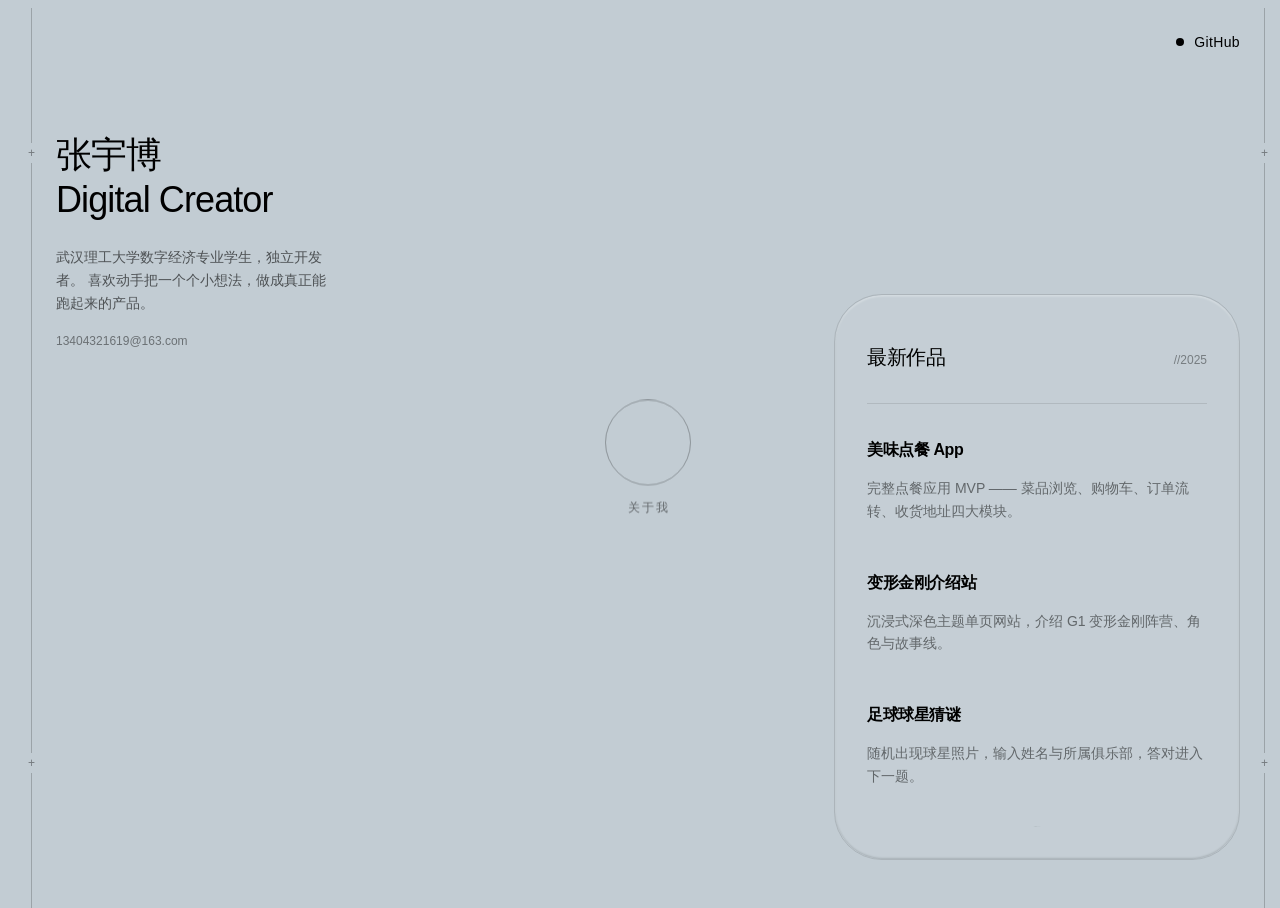
<file: index.html>
<!DOCTYPE html>
<html lang="zh-CN">
<head>
    <meta charset="UTF-8">
    <meta name="viewport" content="width=device-width, initial-scale=1.0">
    <title>张宇博 — Signals from a Digital Creator</title>
    <meta name="description" content="张宇博 — 武汉理工大学数字经济专业学生，独立开发者，个人作品集。">
    <link rel="preconnect" href="https://fonts.googleapis.com" />
    <link rel="preconnect" href="https://fonts.gstatic.com" crossorigin />
    <link rel="stylesheet" href="https://db.onlinewebfonts.com/c/0e6de1ec911a2e267ff136bbdd384a44?family=Helvetica+Neue+Light" />
    <link rel="stylesheet" href="./styles.css" />
</head>
<body>

    <!-- ======== 背景视频 (规格 §2: 不得加 crossorigin) ======== -->
    <video id="bg-video" class="bg-video" aria-hidden="true"
           autoplay muted loop playsinline preload="auto"
           src="https://motionsites.org/assets/prompt-media/a47102c095df0c25357f.mp4"></video>

    <!-- ======== 液态玻璃折射滤镜 (规格 §3) ======== -->
    <svg class="glass-defs" width="0" height="0" aria-hidden="true" focusable="false">
        <defs>
            <filter id="liquid-glass-refraction"
                    x="-30%" y="-30%" width="160%" height="160%"
                    color-interpolation-filters="sRGB">

                <feTurbulence type="fractalNoise" baseFrequency="0.012 0.015" numOctaves="3" result="noise" />

                <feColorMatrix in="SourceAlpha" type="matrix" result="boosted_alpha"
                    values="0 0 0 0 0
                            0 0 0 0 0
                            0 0 0 0 0
                            0 0 0 100 0" />

                <feGaussianBlur in="boosted_alpha" stdDeviation="45" result="blurred_alpha" />

                <feComponentTransfer in="blurred_alpha" result="edge_mask">
                    <feFuncA type="linear" slope="-1.3" intercept="1" />
                </feComponentTransfer>

                <feComposite in="noise" in2="edge_mask" operator="arithmetic"
                             k1="1" k2="0" k3="0" k4="0" result="masked_noise" />

                <!-- 色散: 每个通道一次位移 -->
                <feDisplacementMap in="SourceGraphic" in2="masked_noise" scale="65"
                                   xChannelSelector="R" yChannelSelector="G" result="red_displaced" />
                <feColorMatrix in="red_displaced" type="matrix" result="red"
                    values="1 0 0 0 0
                            0 0 0 0 0
                            0 0 0 0 0
                            0 0 0 1 0" />

                <feDisplacementMap in="SourceGraphic" in2="masked_noise" scale="56"
                                   xChannelSelector="R" yChannelSelector="G" result="green_displaced" />
                <feColorMatrix in="green_displaced" type="matrix" result="green"
                    values="0 0 0 0 0
                            0 1 0 0 0
                            0 0 0 0 0
                            0 0 0 1 0" />

                <feDisplacementMap in="SourceGraphic" in2="masked_noise" scale="47"
                                   xChannelSelector="R" yChannelSelector="G" result="blue_displaced" />
                <feColorMatrix in="blue_displaced" type="matrix" result="blue"
                    values="0 0 0 0 0
                            0 0 0 0 0
                            0 0 1 0 0
                            0 0 0 1 0" />

                <feBlend in="red" in2="green" mode="screen" result="rg" />
                <feBlend in="rg" in2="blue" mode="screen" result="chromatic_dispersion" />
            </filter>
        </defs>
    </svg>

    <!-- ======== 主舞台 ======== -->
    <main class="hero">

        <!-- 背景点击区:点击画面中间进入自我介绍 -->
        <a class="about-hit" href="intro.html" aria-label="查看张宇博的自我介绍">
            <span class="about-hint">
                <span class="about-hint__ring" aria-hidden="true"></span>
                <span class="about-hint__label">关于我</span>
            </span>
        </a>

        <!-- 两侧竖向标尺 (≥768px) -->
        <div class="rule rule--left" aria-hidden="true">
            <span class="rule__seg rule__seg--end"></span>
            <span class="rule__plus">+</span>
            <span class="rule__seg rule__seg--mid"></span>
            <span class="rule__plus">+</span>
            <span class="rule__seg rule__seg--end"></span>
        </div>
        <div class="rule rule--right" aria-hidden="true">
            <span class="rule__seg rule__seg--end"></span>
            <span class="rule__plus">+</span>
            <span class="rule__seg rule__seg--mid"></span>
            <span class="rule__plus">+</span>
            <span class="rule__seg rule__seg--end"></span>
        </div>

        <!-- 顶部导航 -->
        <nav class="nav">
            <a class="nav__item" href="https://github.com/hlhdds" target="_blank" rel="noopener">
                <span class="nav__dot" aria-hidden="true"></span>
                <span class="nav__label">GitHub</span>
            </a>
        </nav>

        <!-- 底部左右两栏 -->
        <div class="hero-bottom">

            <!-- 左栏文案 -->
            <div class="lede">
                <h1 class="lede__title">张宇博<br />Digital Creator</h1>
                <p class="lede__body">
                    武汉理工大学数字经济专业学生，独立开发者。
                    喜欢动手把一个个小想法，做成真正能跑起来的产品。
                </p>
                <p class="lede__contact">
                    <a href="mailto:13404321619@163.com">13404321619@163.com</a>
                </p>
            </div>

            <!-- 右栏液态玻璃卡片 -->
            <aside class="card group" id="works" data-glass-card>
                <div id="dup-video-container"><canvas id="dup-image"></canvas></div>
                <div class="card__frost" aria-hidden="true"></div>

                <div class="card__head">
                    <h2 class="card__title">最新作品</h2>
                    <span class="card__index">//2025</span>
                </div>

                <div class="card__body">
                    <a class="finding" href="food/index.html">
                        <h3 class="finding__title">美味点餐 App</h3>
                        <p class="finding__text">完整点餐应用 MVP —— 菜品浏览、购物车、订单流转、收货地址四大模块。</p>
                    </a>
                    <a class="finding" href="transformers/index.html">
                        <h3 class="finding__title">变形金刚介绍站</h3>
                        <p class="finding__text">沉浸式深色主题单页网站，介绍 G1 变形金刚阵营、角色与故事线。</p>
                    </a>
                    <a class="finding" href="quiz/index.html">
                        <h3 class="finding__title">足球球星猜谜</h3>
                        <p class="finding__text">随机出现球星照片，输入姓名与所属俱乐部，答对进入下一题。</p>
                    </a>
                </div>

                <svg class="card__wave" viewBox="0 0 220 50" fill="none" aria-hidden="true">
                    <path d="M0 30 C10 30 12 45 18 45 C24 45 26 10 34 10 C42 10 44 40 52 40 C60 40 62 5 70 5 C78 5 80 42 88 42 C96 42 98 15 106 15 C114 15 116 38 124 38 C132 38 134 20 142 20 C150 20 152 35 160 35 C168 35 170 22 178 22 C186 22 188 32 196 32 C204 32 210 28 220 28"
                          stroke="black" stroke-width="1.8" stroke-linecap="round" fill="none" />
                </svg>
            </aside>
        </div>
    </main>

    <script type="module" src="./glass-card.js"></script>
</body>
</html>
</file>
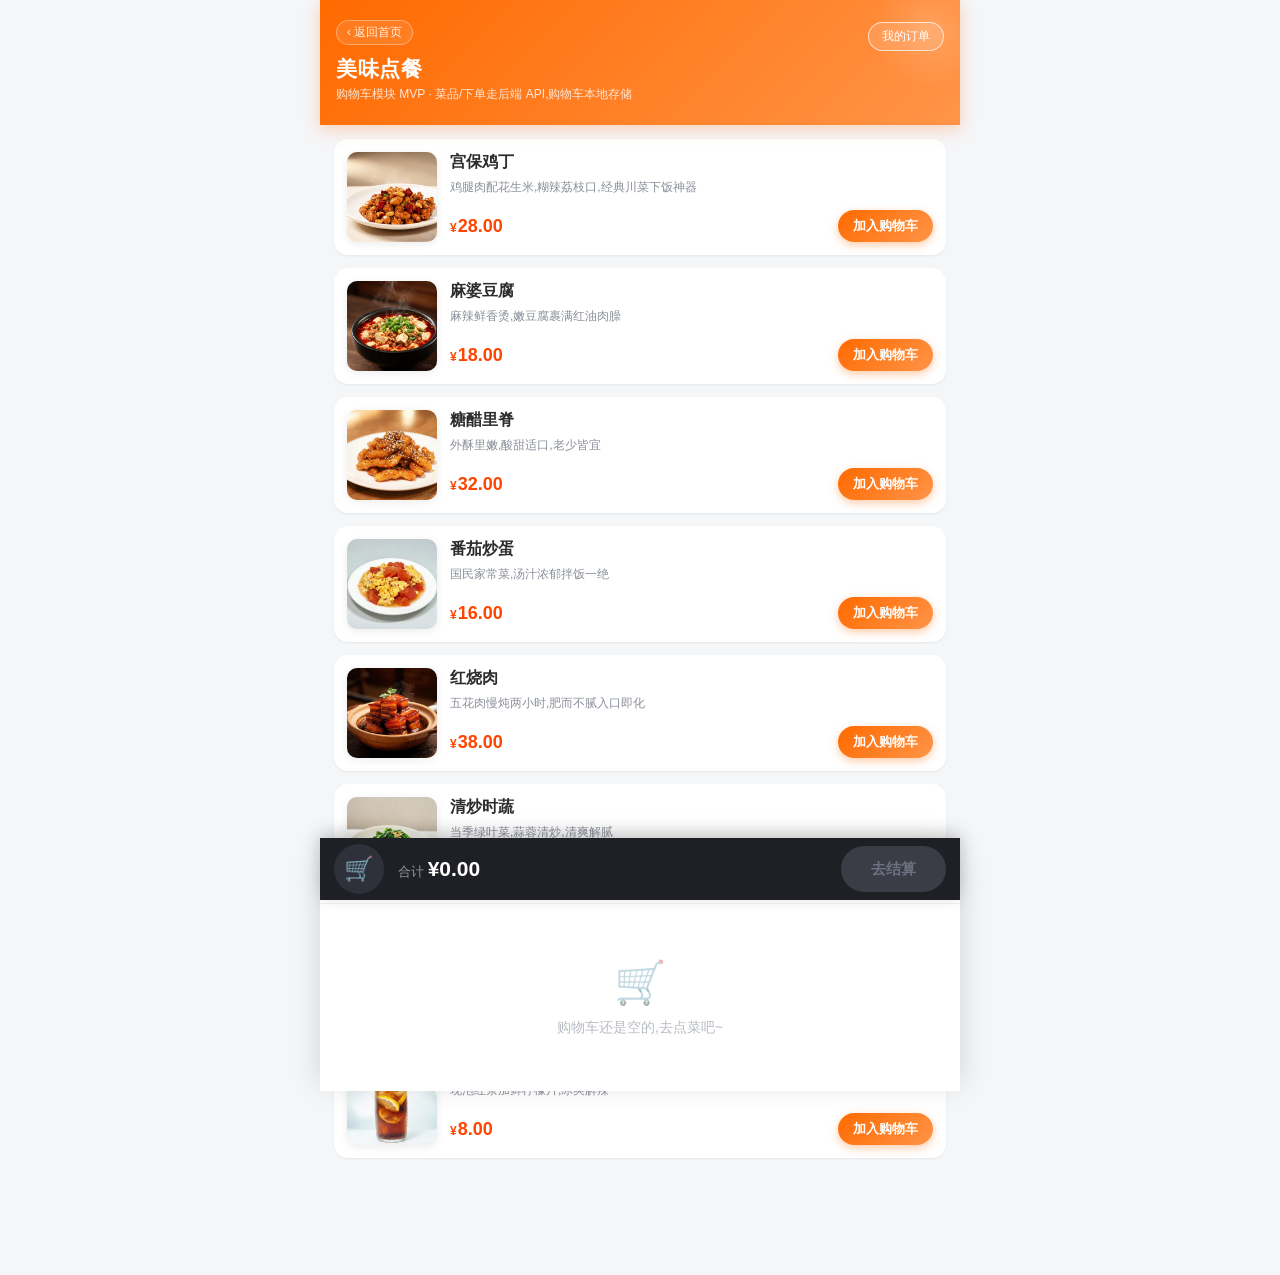
<file: food/index.html>
<!DOCTYPE html>
<html lang="zh-CN">
<head>
<meta charset="UTF-8">
<meta name="viewport" content="width=device-width, initial-scale=1.0">
<title>美味点餐</title>
<style>
    :root {
        --primary: #ff6a00;
        --primary-light: #ff9448;
        --primary-dark: #e85d00;
        --accent: #ff4500;
        --bg: #f5f6f8;
        --card: #ffffff;
        --text: #2c2c2c;
        --text-sub: #8a8f99;
        --text-light: #b8bcc4;
        --border: #f0f1f3;
        --shadow-sm: 0 1px 3px rgba(0,0,0,.04), 0 1px 2px rgba(0,0,0,.03);
        --shadow-md: 0 4px 16px rgba(0,0,0,.06), 0 2px 6px rgba(0,0,0,.04);
        --radius-sm: 10px;
        --radius-md: 14px;
        --radius-lg: 18px;
    }
    * { margin: 0; padding: 0; box-sizing: border-box; -webkit-tap-highlight-color: transparent; }
    body {
        font-family: -apple-system, "PingFang SC", "Microsoft YaHei", sans-serif;
        background: var(--bg);
        color: var(--text);
        max-width: 640px;
        margin: 0 auto;
        min-height: 100vh;
        padding-bottom: 90px;
    }

    /* ===== 顶部 ===== */
    .header {
        background: linear-gradient(135deg, var(--primary) 0%, var(--primary-light) 100%);
        color: #fff;
        padding: 20px 16px 22px;
        position: sticky;
        top: 0;
        z-index: 10;
        box-shadow: 0 4px 16px rgba(255, 106, 0, .28);
        position: relative;
        overflow: hidden;
    }
    .header::after {
        content: '';
        position: absolute;
        right: -30px; top: -30px;
        width: 120px; height: 120px;
        background: radial-gradient(circle, rgba(255,255,255,.18) 0%, transparent 70%);
        border-radius: 50%;
    }
    .header h1 { font-size: 21px; font-weight: 700; letter-spacing: .5px; }
    .header p { font-size: 12px; opacity: .82; margin-top: 3px; }
    .header .home-link {
        display: inline-flex;
        align-items: center;
        margin-bottom: 10px;
        padding: 3px 10px;
        color: rgba(255, 255, 255, .85);
        font-size: 12px;
        text-decoration: none;
        border: 1px solid rgba(255, 255, 255, .35);
        border-radius: 999px;
        background: rgba(255, 255, 255, .1);
        transition: background .2s;
    }
    .header .home-link:active { background: rgba(255, 255, 255, .25); }
    .header .order-link {
        position: absolute;
        right: 16px; top: 22px;
        color: #fff;
        font-size: 12px;
        text-decoration: none;
        border: 1px solid rgba(255,255,255,.7);
        padding: 5px 13px;
        border-radius: 999px;
        background: rgba(255,255,255,.12);
        backdrop-filter: blur(4px);
        transition: background .2s;
    }
    .header .order-link:active { background: rgba(255,255,255,.25); }

    /* ===== 菜品列表 ===== */
    .menu { padding: 14px; }
    .dish {
        display: flex;
        gap: 13px;
        background: var(--card);
        border-radius: var(--radius-md);
        padding: 13px;
        margin-bottom: 13px;
        box-shadow: var(--shadow-sm);
        transition: box-shadow .2s, transform .15s;
        animation: fadeUp .4s ease both;
    }
    .dish:active { transform: scale(.985); box-shadow: var(--shadow-md); }
    @keyframes fadeUp {
        from { opacity: 0; transform: translateY(12px); }
        to { opacity: 1; transform: translateY(0); }
    }
    .dish:nth-child(1) { animation-delay: .03s; }
    .dish:nth-child(2) { animation-delay: .06s; }
    .dish:nth-child(3) { animation-delay: .09s; }
    .dish:nth-child(4) { animation-delay: .12s; }
    .dish:nth-child(5) { animation-delay: .15s; }
    .dish:nth-child(6) { animation-delay: .18s; }
    .dish:nth-child(7) { animation-delay: .21s; }
    .dish:nth-child(8) { animation-delay: .24s; }
    .dish img {
        width: 90px;
        height: 90px;
        border-radius: var(--radius-sm);
        object-fit: cover;
        background: #f0f1f3;
        flex-shrink: 0;
        box-shadow: 0 2px 8px rgba(0,0,0,.08);
    }
    .dish-info { flex: 1; display: flex; flex-direction: column; min-width: 0; }
    .dish-name { font-size: 16px; font-weight: 700; }
    .dish-desc {
        font-size: 12px;
        color: var(--text-sub);
        margin: 5px 0;
        line-height: 1.5;
        overflow: hidden;
        display: -webkit-box;
        -webkit-line-clamp: 2;
        -webkit-box-orient: vertical;
    }
    .dish-bottom { margin-top: auto; display: flex; align-items: center; justify-content: space-between; }
    .price { color: var(--accent); font-weight: 800; font-size: 18px; }
    .price::before { content: "¥"; font-size: 12px; margin-right: 1px; font-weight: 600; }
    .add-btn {
        border: none;
        background: linear-gradient(135deg, var(--primary), var(--primary-light));
        color: #fff;
        font-size: 13px;
        font-weight: 600;
        padding: 7px 15px;
        border-radius: 999px;
        cursor: pointer;
        transition: transform .1s, box-shadow .2s;
        box-shadow: 0 3px 8px rgba(255, 106, 0, .35);
    }
    .add-btn:active { transform: scale(.9); }

    /* ===== 底部结算栏 ===== */
    .cart-bar {
        position: fixed;
        left: 0; right: 0; bottom: 0;
        max-width: 640px;
        margin: 0 auto;
        height: 62px;
        background: #1e2026;
        display: flex;
        align-items: center;
        padding: 0 14px;
        z-index: 45;
        box-shadow: 0 -4px 16px rgba(0, 0, 0, .18);
    }
    .cart-icon {
        position: relative;
        width: 50px;
        height: 50px;
        border-radius: 50%;
        background: #2e3139;
        display: flex;
        align-items: center;
        justify-content: center;
        font-size: 24px;
        cursor: pointer;
        flex-shrink: 0;
        transition: transform .1s;
    }
    .cart-icon:active { transform: scale(.92); }
    .badge {
        position: absolute;
        top: -3px;
        right: -3px;
        min-width: 20px;
        height: 20px;
        padding: 0 5px;
        border-radius: 999px;
        background: var(--accent);
        color: #fff;
        font-size: 11px;
        font-weight: 700;
        display: flex;
        align-items: center;
        justify-content: center;
        border: 2px solid #1e2026;
    }
    .badge.pop { animation: pop .3s; }
    @keyframes pop { 0%{transform:scale(1)} 40%{transform:scale(1.4)} 100%{transform:scale(1)} }
    .bar-total { flex: 1; margin-left: 14px; color: #9094a0; font-size: 13px; }
    .bar-total b { color: #fff; font-size: 21px; font-weight: 800; }
    .checkout-btn {
        border: none;
        background: linear-gradient(135deg, var(--primary), var(--primary-light));
        color: #fff;
        font-size: 15px;
        font-weight: 700;
        padding: 0 30px;
        height: 46px;
        border-radius: 999px;
        cursor: pointer;
        box-shadow: 0 3px 10px rgba(255, 106, 0, .4);
        transition: transform .1s;
    }
    .checkout-btn:active { transform: scale(.96); }
    .checkout-btn:disabled {
        background: #3a3d45;
        color: #6c7080;
        cursor: not-allowed;
        box-shadow: none;
    }

    /* ===== 购物车面板 ===== */
    .overlay {
        position: fixed;
        inset: 0;
        background: rgba(0, 0, 0, .5);
        opacity: 0;
        pointer-events: none;
        transition: opacity .25s;
        z-index: 40;
    }
    .overlay.show { opacity: 1; pointer-events: auto; }
    .cart-panel {
        position: fixed;
        left: 0; right: 0; bottom: 62px;
        max-width: 640px;
        margin: 0 auto;
        background: #fff;
        border-radius: 20px 20px 0 0;
        max-height: 62vh;
        display: flex;
        flex-direction: column;
        transform: translateY(105%);
        transition: transform .3s cubic-bezier(.32,.72,0,1);
        z-index: 41;
        box-shadow: 0 -8px 30px rgba(0,0,0,.15);
    }
    .cart-panel.show { transform: translateY(0); }
    .panel-header {
        display: flex;
        align-items: center;
        justify-content: space-between;
        padding: 16px 18px;
        border-bottom: 1px solid var(--border);
    }
    .panel-header .title { font-size: 16px; font-weight: 700; }
    .select-all { display: flex; align-items: center; gap: 6px; font-size: 13px; color: var(--text-sub); cursor: pointer; }
    .cart-list { overflow-y: auto; padding: 4px 18px; }
    .cart-empty { text-align: center; color: var(--text-light); padding: 50px 0; font-size: 14px; }
    .cart-empty::before { content: '🛒'; display: block; font-size: 42px; margin-bottom: 12px; opacity: .5; }

    /* 购物车条目 */
    .cart-item {
        display: flex;
        align-items: center;
        gap: 11px;
        padding: 13px 0;
        border-bottom: 1px solid #f7f8fa;
    }
    .cart-item:last-child { border-bottom: none; }
    .cart-item img {
        width: 54px;
        height: 54px;
        border-radius: var(--radius-sm);
        object-fit: cover;
        background: #f0f1f3;
        flex-shrink: 0;
    }
    .item-info { flex: 1; min-width: 0; }
    .item-name {
        font-size: 14px;
        font-weight: 600;
        white-space: nowrap;
        overflow: hidden;
        text-overflow: ellipsis;
    }
    .item-unit { font-size: 12px; color: var(--text-sub); margin-top: 4px; }
    .stepper { display: flex; align-items: center; gap: 9px; flex-shrink: 0; }
    .stepper button {
        width: 26px;
        height: 26px;
        border-radius: 50%;
        border: 1.5px solid var(--primary);
        background: #fff;
        color: var(--primary);
        font-size: 16px;
        line-height: 1;
        cursor: pointer;
        transition: all .15s;
    }
    .stepper button:active { transform: scale(.88); }
    .stepper button.plus { background: var(--primary); color: #fff; box-shadow: 0 2px 6px rgba(255,106,0,.3); }
    .stepper .qty { min-width: 20px; text-align: center; font-size: 15px; font-weight: 700; }
    .item-right { width: 78px; text-align: right; flex-shrink: 0; }
    .item-subtotal { color: var(--accent); font-weight: 700; font-size: 15px; }
    .item-del {
        border: none;
        background: none;
        color: var(--text-light);
        font-size: 12px;
        cursor: pointer;
        margin-top: 5px;
        padding: 0;
    }
    .item-del:active { color: var(--accent); }
    input[type="checkbox"] { width: 18px; height: 18px; accent-color: var(--primary); cursor: pointer; flex-shrink: 0; }

    /* ===== 弹窗 & Toast ===== */
    .modal-mask {
        position: fixed;
        inset: 0;
        background: rgba(0, 0, 0, .5);
        display: none;
        align-items: center;
        justify-content: center;
        z-index: 50;
        animation: fadeIn .2s;
    }
    .modal-mask.show { display: flex; }
    @keyframes fadeIn { from{opacity:0} to{opacity:1} }
    .modal {
        background: #fff;
        border-radius: var(--radius-lg);
        padding: 24px 22px;
        width: 82%;
        max-width: 340px;
        text-align: center;
        animation: scaleIn .25s;
    }
    @keyframes scaleIn { from{transform:scale(.9);opacity:0} to{transform:scale(1);opacity:1} }
    .modal h3 { font-size: 17px; margin-bottom: 10px; }
    .modal p { font-size: 14px; color: var(--text-sub); margin-bottom: 18px; }
    .modal p b { color: var(--accent); }
    .modal-btns { display: flex; gap: 12px; }
    .modal-btns button { flex: 1; height: 42px; border-radius: 999px; font-size: 14px; cursor: pointer; border: none; font-weight: 600; transition: transform .1s; }
    .modal-btns button:active { transform: scale(.95); }
    .btn-cancel { background: #f2f3f5; color: #666; }
    .btn-ok { background: linear-gradient(135deg, var(--primary), var(--primary-light)); color: #fff; }
    .toast {
        position: fixed;
        left: 50%;
        top: 45%;
        transform: translate(-50%, -50%);
        background: rgba(0, 0, 0, .78);
        color: #fff;
        padding: 13px 24px;
        border-radius: 12px;
        font-size: 14px;
        z-index: 60;
        opacity: 0;
        pointer-events: none;
        transition: opacity .25s;
        backdrop-filter: blur(4px);
    }
    .toast.show { opacity: 1; }
</style>
</head>
<body>

<header class="header">
    <a href="../index.html" class="home-link">‹ 返回首页</a>
    <h1>美味点餐</h1>
    <p>购物车模块 MVP · 菜品/下单走后端 API,购物车本地存储</p>
    <a href="orders.html" class="order-link">我的订单</a>
</header>

<main class="menu" id="menu"></main>

<!-- 底部结算栏 -->
<div class="cart-bar">
    <div class="cart-icon" id="cartIcon" title="查看购物车">
        🛒<span class="badge" id="badge" style="display:none">0</span>
    </div>
    <div class="bar-total">合计 <b id="totalPrice">¥0.00</b></div>
    <button class="checkout-btn" id="checkoutBtn" disabled>去结算</button>
</div>

<!-- 购物车面板 -->
<div class="overlay" id="overlay"></div>
<div class="cart-panel" id="cartPanel">
    <div class="panel-header">
        <label class="select-all"><input type="checkbox" id="selectAll"> 全选</label>
        <span class="title">购物车</span>
        <span style="width:44px"></span>
    </div>
    <div class="cart-list" id="cartList"></div>
</div>

<div class="toast" id="toast"></div>

<script src="data.js"></script>
<script>
/* ============================================================
 * 购物车模块 MVP
 * 数据结构(localStorage key: foodCartV1):
 *   [{ id: 菜品ID, qty: 数量, checked: 是否勾选 }]
 * 金额统一用"分"存储，避免浮点误差。
 * ============================================================ */
const CART_KEY = 'foodCartV1';
/* 菜品目录:由 data.js 内置下发(全局 DISHES),此处不再重复声明 */
let dishMap = new Map();

/* ---------- 本地存储 ---------- */
function loadCart() {
    try {
        const data = JSON.parse(localStorage.getItem(CART_KEY));
        return Array.isArray(data) ? data.filter(i => dishMap.has(i.id)) : [];
    } catch { return []; }
}
function saveCart() {
    localStorage.setItem(CART_KEY, JSON.stringify(cart));
}

let cart = [];   // 菜品加载完成后再从 localStorage 恢复

/* ---------- 工具 ---------- */
const fmt = fen => '¥' + (fen / 100).toFixed(2);
const $ = id => document.getElementById(id);

function toast(msg) {
    const t = $('toast');
    t.textContent = msg;
    t.classList.add('show');
    setTimeout(() => t.classList.remove('show'), 1800);
}

/* ---------- 购物车操作 ---------- */
function addToCart(id) {
    const item = cart.find(i => i.id === id);
    if (item) {
        item.qty += 1;                       // 同菜品数量累加
    } else {
        cart.push({ id, qty: 1, checked: true }); // 新商品默认勾选
    }
    saveCart();
    renderCart();
    bounceBadge();
}

function changeQty(id, delta) {
    const item = cart.find(i => i.id === id);
    if (!item) return;
    item.qty += delta;
    if (item.qty <= 0) cart = cart.filter(i => i.id !== id); // 减到 0 移除
    saveCart();
    renderCart();
}

function removeItem(id) {
    cart = cart.filter(i => i.id !== id);
    saveCart();
    renderCart();
}

function toggleItem(id, checked) {
    const item = cart.find(i => i.id === id);
    if (item) { item.checked = checked; saveCart(); renderSummary(); syncSelectAll(); }
}

function toggleAll(checked) {
    cart.forEach(i => i.checked = checked);
    saveCart();
    renderCart();
}

/* ---------- 渲染 ---------- */
function renderMenu() {
    $('menu').innerHTML = DISHES.map(d => `
        <div class="dish">
            <img src="${d.img}" alt="${d.name}" loading="lazy">
            <div class="dish-info">
                <div class="dish-name">${d.name}</div>
                <div class="dish-desc">${d.desc}</div>
                <div class="dish-bottom">
                    <span class="price">${(d.price / 100).toFixed(2)}</span>
                    <button class="add-btn" onclick="addToCart(${d.id})">加入购物车</button>
                </div>
            </div>
        </div>`).join('');
}

function renderCart() {
    const list = $('cartList');
    if (cart.length === 0) {
        list.innerHTML = '<div class="cart-empty">购物车还是空的,去点菜吧~</div>';
    } else {
        list.innerHTML = cart.map(i => {
            const d = dishMap.get(i.id);
            return `
            <div class="cart-item">
                <input type="checkbox" ${i.checked ? 'checked' : ''}
                    onchange="toggleItem(${d.id}, this.checked)">
                <img src="${d.img}" alt="${d.name}">
                <div class="item-info">
                    <div class="item-name">${d.name}</div>
                    <div class="item-unit">单价 ${fmt(d.price)}</div>
                </div>
                <div class="stepper">
                    <button onclick="changeQty(${d.id}, -1)">−</button>
                    <span class="qty">${i.qty}</span>
                    <button class="plus" onclick="changeQty(${d.id}, 1)">+</button>
                </div>
                <div class="item-right">
                    <div class="item-subtotal">${fmt(d.price * i.qty)}</div>
                    <button class="item-del" onclick="removeItem(${d.id})">删除</button>
                </div>
            </div>`;
        }).join('');
    }
    renderSummary();
    syncSelectAll();
}

/* 角标 + 合计 + 结算按钮状态 */
function renderSummary() {
    const totalQty = cart.reduce((s, i) => s + i.qty, 0);          // 角标:全部商品总数量
    const checkedAmount = cart
        .filter(i => i.checked)
        .reduce((s, i) => s + dishMap.get(i.id).price * i.qty, 0); // 合计:仅选中商品

    const badge = $('badge');
    badge.textContent = totalQty;
    badge.style.display = totalQty > 0 ? 'flex' : 'none';

    $('totalPrice').textContent = fmt(checkedAmount);
    $('checkoutBtn').disabled = !cart.some(i => i.checked);        // 未勾选则禁用结算
}

function syncSelectAll() {
    const all = $('selectAll');
    all.checked = cart.length > 0 && cart.every(i => i.checked);
    all.indeterminate = cart.some(i => i.checked) && !cart.every(i => i.checked);
}

function bounceBadge() {
    const b = $('badge');
    b.classList.remove('pop');
    void b.offsetWidth;   // 重启动画
    b.classList.add('pop');
}

/* ---------- 结算:跳转订单确认页 ---------- */
function checkout() {
    if (!cart.some(i => i.checked)) return;
    location.href = 'checkout.html';
}

/* ---------- 事件绑定 ---------- */
$('cartIcon').addEventListener('click', () => {
    $('cartPanel').classList.toggle('show');
    $('overlay').classList.toggle('show');
});
$('overlay').addEventListener('click', () => {
    $('cartPanel').classList.remove('show');
    $('overlay').classList.remove('show');
});
$('selectAll').addEventListener('change', e => toggleAll(e.target.checked));
$('checkoutBtn').addEventListener('click', checkout);

/* ---------- 初始化:先拉取菜品目录,再恢复并渲染购物车 ---------- */
(async function init() {
    try {
        const res = await API.dishes();
        if (!res.ok) throw new Error(res.status);
        const list = await res.json();
        dishMap = new Map(list.map(d => [d.id, d]));
        cart = loadCart();
    } catch (e) {
        $('menu').innerHTML = '<div class="cart-empty">菜品加载失败,请刷新重试</div>';
        return;
    }
    renderMenu();
    renderCart();
})();
</script>
</body>
</html>
</file>
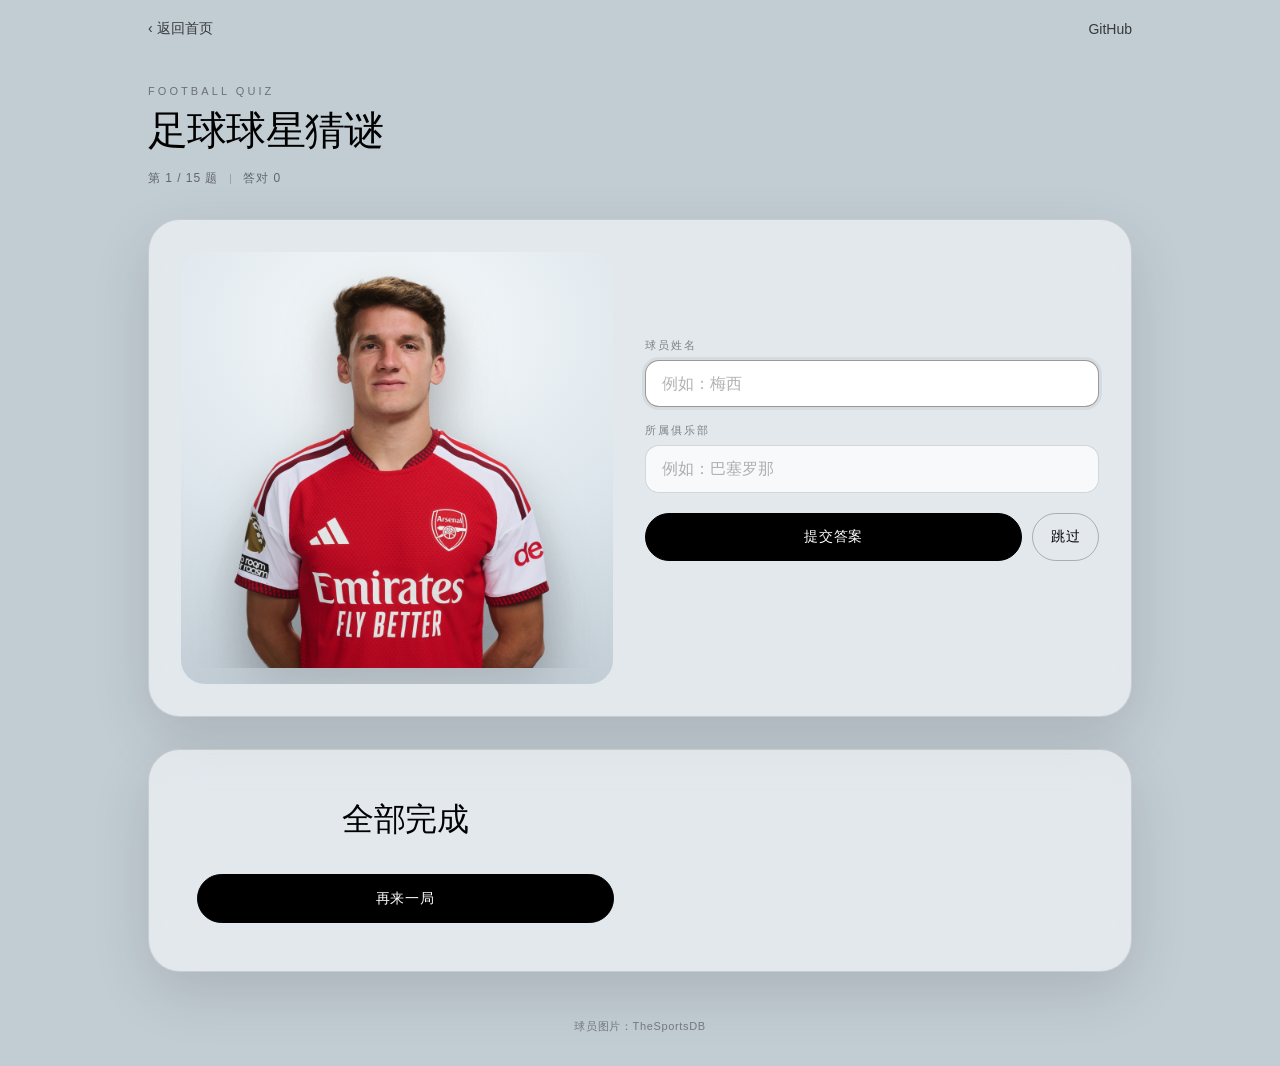
<file: quiz/index.html>
<!DOCTYPE html>
<html lang="zh-CN">
<head>
    <meta charset="UTF-8">
    <meta name="viewport" content="width=device-width, initial-scale=1.0">
    <title>足球球星猜谜 — 张宇博</title>
    <meta name="description" content="足球球星猜谜小游戏：随机出现球星照片，输入名字和所属俱乐部。">
    <link rel="stylesheet" href="https://db.onlinewebfonts.com/c/0e6de1ec911a2e267ff136bbdd384a44?family=Helvetica+Neue+Light" />
    <link rel="stylesheet" href="./quiz.css" />
</head>
<body>

    <video class="bg-video" autoplay muted loop playsinline preload="auto" aria-hidden="true"
           src="https://motionsites.org/assets/prompt-media/a47102c095df0c25357f.mp4"></video>

    <div class="page">
        <nav class="nav">
            <a class="nav__link" href="../index.html">‹ 返回首页</a>
            <a class="nav__link" href="https://github.com/hlhdds" target="_blank" rel="noopener">GitHub</a>
        </nav>

        <main class="quiz">
            <header class="quiz__head">
                <p class="eyebrow">Football Quiz</p>
                <h1 class="quiz__title">足球球星猜谜</h1>
                <div class="quiz__stats">
                    <span id="progress">第 1 / 11 题</span>
                    <span class="quiz__sep" aria-hidden="true"></span>
                    <span id="score">答对 0</span>
                </div>
            </header>

            <section class="glass" id="card">
                <div class="photo">
                    <img id="photo" class="photo__img" alt="待猜球员照片" />
                </div>

                <div class="panel">
                    <form class="form" id="form" autocomplete="off">
                        <label class="field">
                            <span class="field__label">球员姓名</span>
                            <input class="field__input" id="nameInput" type="text" placeholder="例如：梅西" />
                        </label>
                        <label class="field">
                            <span class="field__label">所属俱乐部</span>
                            <input class="field__input" id="clubInput" type="text" placeholder="例如：巴塞罗那" />
                        </label>
                        <div class="actions">
                            <button class="btn" type="submit">提交答案</button>
                            <button class="btn btn--ghost" id="skipBtn" type="button">跳过</button>
                        </div>
                    </form>
                    <div class="feedback" id="feedback" role="status" aria-live="polite"></div>
                </div>
            </section>

            <section class="glass glass--done" id="done" hidden>
                <h2 class="done__title">全部完成</h2>
                <p class="done__text" id="doneText"></p>
                <button class="btn" id="restart" type="button">再来一局</button>
            </section>
        </main>

        <footer class="foot">球员图片：TheSportsDB</footer>
    </div>

    <script src="./data.js"></script>
    <script src="./quiz.js"></script>
</body>
</html>
</file>
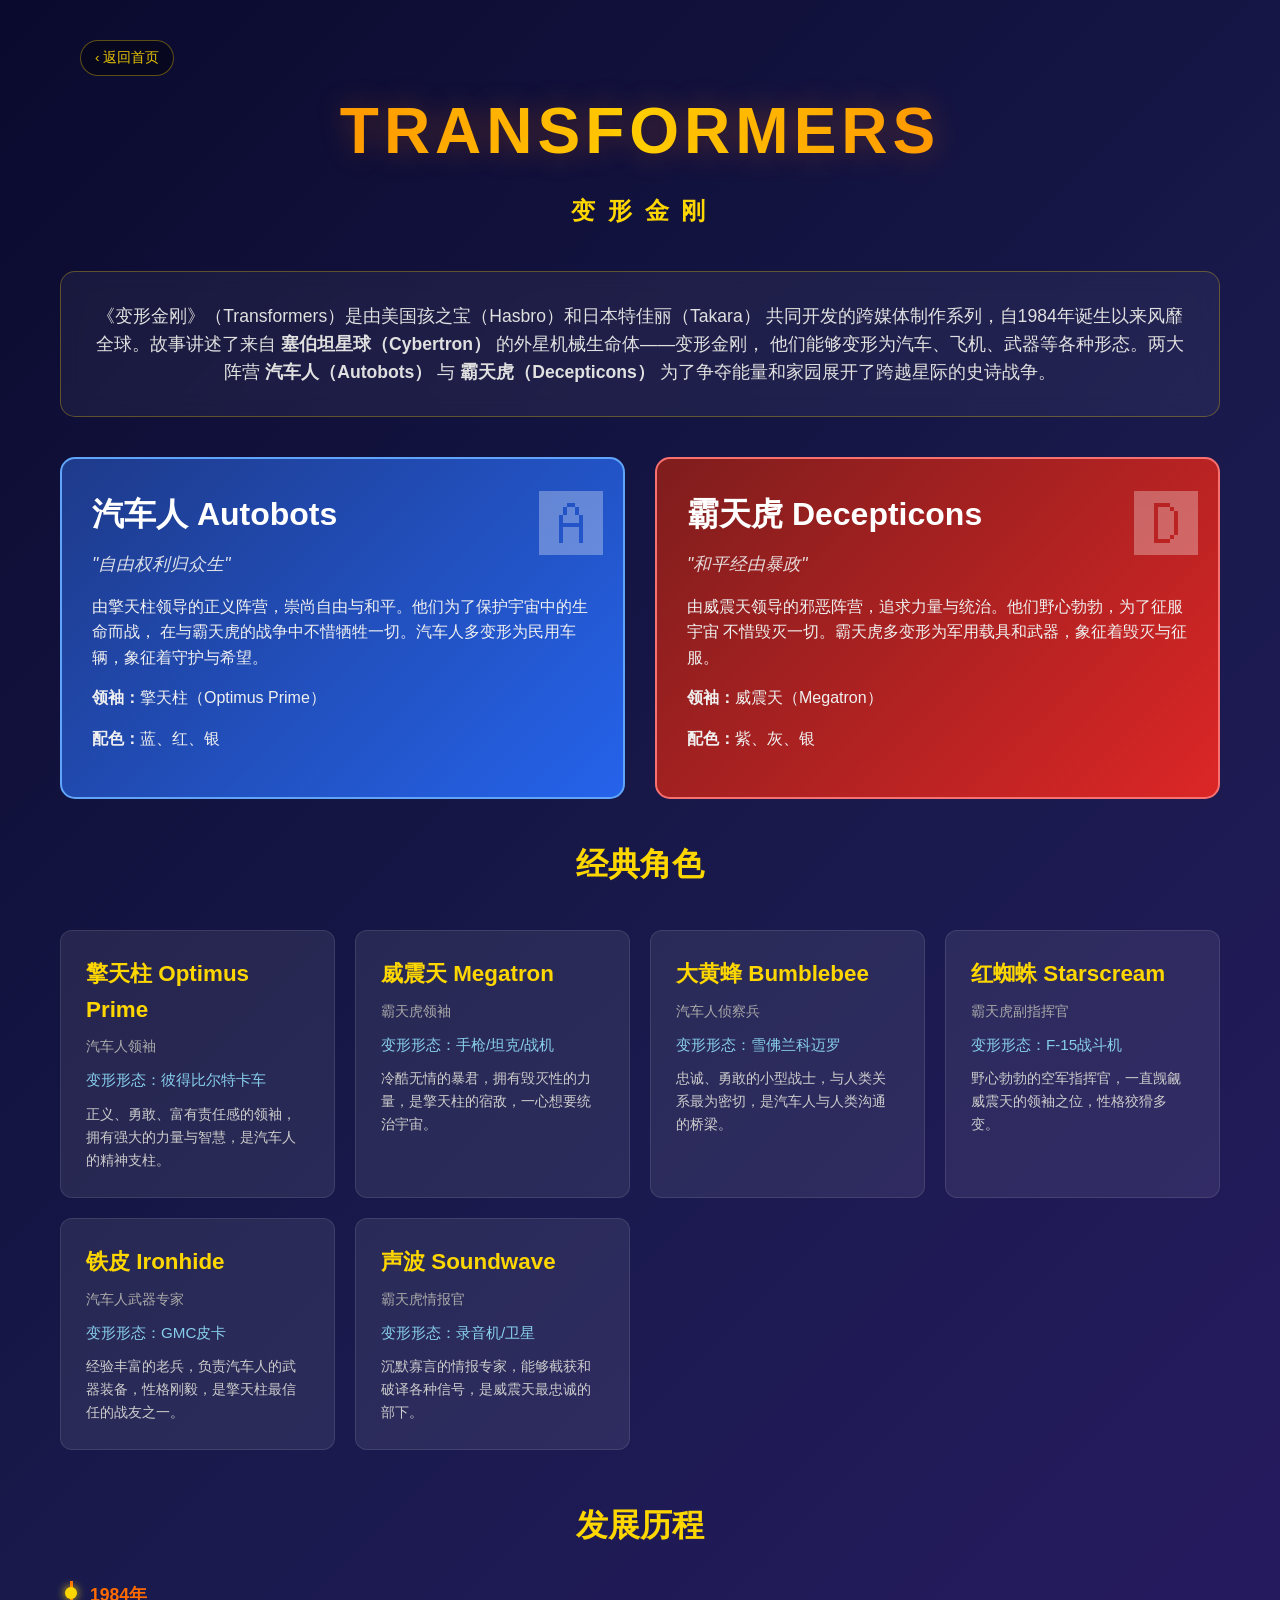
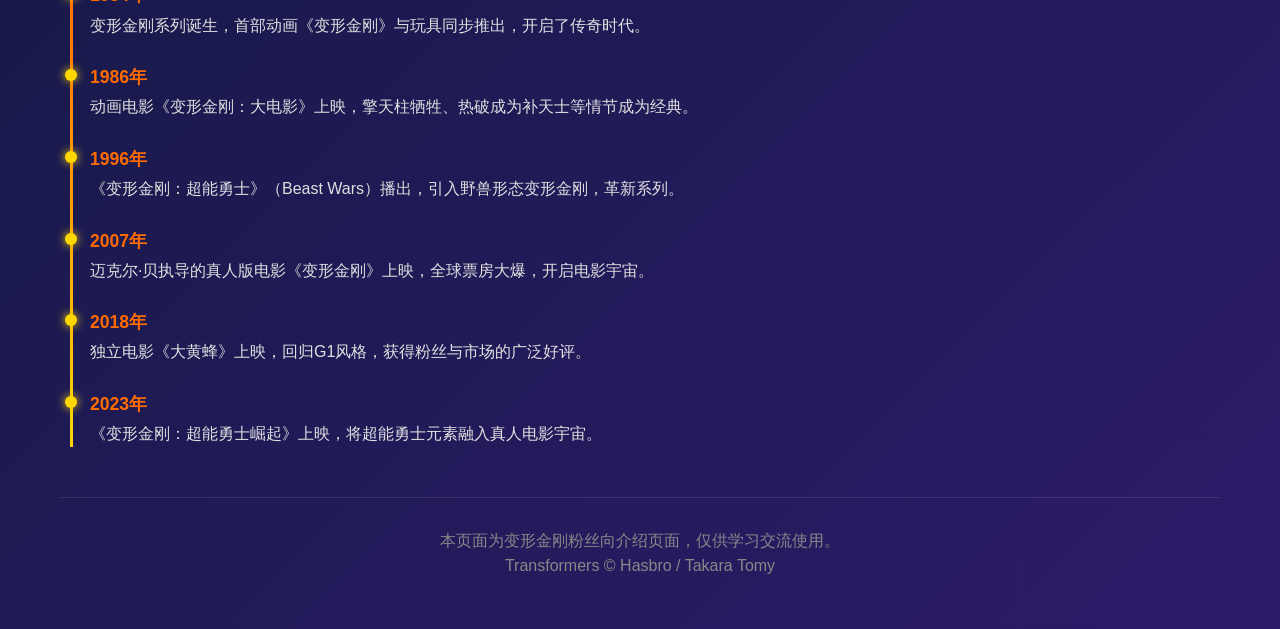
<file: transformers/index.html>
<!DOCTYPE html>
<html lang="zh-CN">
<head>
    <meta charset="UTF-8">
    <meta name="viewport" content="width=device-width, initial-scale=1.0">
    <title>变形金刚 Transformers 介绍</title>
    <style>
        * {
            margin: 0;
            padding: 0;
            box-sizing: border-box;
        }

        body {
            font-family: "Microsoft YaHei", "PingFang SC", sans-serif;
            background: linear-gradient(135deg, #0a0a2e 0%, #1a1a4e 50%, #2d1b69 100%);
            color: #fff;
            min-height: 100vh;
            line-height: 1.6;
        }

        .container {
            max-width: 1200px;
            margin: 0 auto;
            padding: 20px;
        }

        /* 顶部标题 */
        .header {
            text-align: center;
            padding: 60px 20px 40px;
            position: relative;
        }

        .home-link {
            position: absolute;
            left: 20px;
            top: 20px;
            display: inline-flex;
            align-items: center;
            padding: 6px 14px;
            color: rgba(255, 215, 0, .9);
            font-size: .85rem;
            text-decoration: none;
            border: 1px solid rgba(255, 215, 0, .35);
            border-radius: 999px;
            background: rgba(0, 0, 0, .35);
            backdrop-filter: blur(6px);
            transition: background .3s, border-color .3s;
        }

        .home-link:hover {
            background: rgba(255, 215, 0, .15);
            border-color: rgba(255, 215, 0, .7);
        }

        .header h1 {
            font-size: 4rem;
            background: linear-gradient(90deg, #ff6b00, #ffd700, #ff6b00);
            -webkit-background-clip: text;
            -webkit-text-fill-color: transparent;
            background-clip: text;
            letter-spacing: 5px;
            text-shadow: 0 0 30px rgba(255, 107, 0, 0.3);
            animation: glow 3s ease-in-out infinite;
        }

        .header h2 {
            font-size: 1.5rem;
            color: #ffd700;
            margin-top: 10px;
            letter-spacing: 3px;
        }

        @keyframes glow {
            0%, 100% { filter: brightness(1); }
            50% { filter: brightness(1.3); }
        }

        /* 简介区 */
        .intro {
            background: rgba(255, 255, 255, 0.05);
            backdrop-filter: blur(10px);
            border: 1px solid rgba(255, 215, 0, 0.3);
            border-radius: 15px;
            padding: 30px;
            margin-bottom: 40px;
            text-align: center;
        }

        .intro p {
            font-size: 1.1rem;
            color: #e0e0e0;
        }

        /* 阵营卡片 */
        .factions {
            display: grid;
            grid-template-columns: repeat(auto-fit, minmax(450px, 1fr));
            gap: 30px;
            margin-bottom: 40px;
        }

        .faction-card {
            border-radius: 15px;
            padding: 30px;
            position: relative;
            overflow: hidden;
            transition: transform 0.3s;
        }

        .faction-card:hover {
            transform: translateY(-5px);
        }

        .faction-card.autobot {
            background: linear-gradient(135deg, #1e3a8a, #2563eb);
            border: 2px solid #60a5fa;
        }

        .faction-card.decepticon {
            background: linear-gradient(135deg, #7f1d1d, #dc2626);
            border: 2px solid #f87171;
        }

        .faction-card h3 {
            font-size: 2rem;
            margin-bottom: 10px;
        }

        .faction-card .slogan {
            font-style: italic;
            opacity: 0.9;
            margin-bottom: 15px;
            font-size: 1.1rem;
        }

        .faction-card p {
            margin-bottom: 15px;
            color: #f0f0f0;
        }

        .emblem {
            font-size: 4rem;
            position: absolute;
            top: 15px;
            right: 20px;
            opacity: 0.3;
        }

        /* 角色列表 */
        .characters {
            display: grid;
            grid-template-columns: repeat(auto-fit, minmax(250px, 1fr));
            gap: 20px;
            margin: 40px 0;
        }

        .char-card {
            background: rgba(255, 255, 255, 0.08);
            border-radius: 12px;
            padding: 25px;
            border: 1px solid rgba(255, 255, 255, 0.1);
            transition: all 0.3s;
        }

        .char-card:hover {
            background: rgba(255, 255, 255, 0.15);
            border-color: rgba(255, 215, 0, 0.5);
        }

        .char-card h4 {
            font-size: 1.4rem;
            margin-bottom: 8px;
            color: #ffd700;
        }

        .char-card .role {
            font-size: 0.9rem;
            color: #aaa;
            margin-bottom: 10px;
        }

        .char-card .alt-form {
            font-size: 0.95rem;
            color: #87ceeb;
            margin-bottom: 10px;
        }

        .char-card p {
            font-size: 0.9rem;
            color: #ccc;
        }

        /* 时间线 */
        .timeline-section {
            margin: 50px 0;
        }

        .timeline-section h3 {
            text-align: center;
            font-size: 2rem;
            color: #ffd700;
            margin-bottom: 30px;
        }

        .timeline {
            position: relative;
            padding-left: 30px;
        }

        .timeline::before {
            content: '';
            position: absolute;
            left: 10px;
            top: 0;
            bottom: 0;
            width: 3px;
            background: linear-gradient(to bottom, #ff6b00, #ffd700);
        }

        .timeline-item {
            margin-bottom: 25px;
            position: relative;
        }

        .timeline-item::before {
            content: '';
            position: absolute;
            left: -25px;
            top: 6px;
            width: 12px;
            height: 12px;
            border-radius: 50%;
            background: #ffd700;
            box-shadow: 0 0 10px #ffd700;
        }

        .timeline-item .year {
            font-weight: bold;
            color: #ff6b00;
            font-size: 1.1rem;
        }

        .timeline-item .event {
            color: #e0e0e0;
            margin-top: 3px;
        }

        /* 页脚 */
        footer {
            text-align: center;
            padding: 30px;
            color: #888;
            border-top: 1px solid rgba(255, 255, 255, 0.1);
            margin-top: 40px;
        }

        @media (max-width: 600px) {
            .header h1 { font-size: 2.5rem; }
            .factions { grid-template-columns: 1fr; }
        }
    </style>
</head>
<body>
    <div class="container">
        <!-- 标题 -->
        <header class="header">
            <a href="../index.html" class="home-link">‹ 返回首页</a>
            <h1>TRANSFORMERS</h1>
            <h2>变 形 金 刚</h2>
        </header>

        <!-- 简介 -->
        <section class="intro">
            <p>
                《变形金刚》（Transformers）是由美国孩之宝（Hasbro）和日本特佳丽（Takara）
                共同开发的跨媒体制作系列，自1984年诞生以来风靡全球。故事讲述了来自
                <strong>塞伯坦星球（Cybertron）</strong> 的外星机械生命体——变形金刚，
                他们能够变形为汽车、飞机、武器等各种形态。两大阵营 <strong>汽车人（Autobots）</strong>
                与 <strong>霸天虎（Decepticons）</strong> 为了争夺能量和家园展开了跨越星际的史诗战争。
            </p>
        </section>

        <!-- 两大阵营 -->
        <section class="factions">
            <div class="faction-card autobot">
                <div class="emblem">🅰</div>
                <h3>汽车人 Autobots</h3>
                <p class="slogan">"自由权利归众生"</p>
                <p>由擎天柱领导的正义阵营，崇尚自由与和平。他们为了保护宇宙中的生命而战，
                在与霸天虎的战争中不惜牺牲一切。汽车人多变形为民用车辆，象征着守护与希望。</p>
                <p><strong>领袖：</strong>擎天柱（Optimus Prime）</p>
                <p><strong>配色：</strong>蓝、红、银</p>
            </div>

            <div class="faction-card decepticon">
                <div class="emblem">🅳</div>
                <h3>霸天虎 Decepticons</h3>
                <p class="slogan">"和平经由暴政"</p>
                <p>由威震天领导的邪恶阵营，追求力量与统治。他们野心勃勃，为了征服宇宙
                不惜毁灭一切。霸天虎多变形为军用载具和武器，象征着毁灭与征服。</p>
                <p><strong>领袖：</strong>威震天（Megatron）</p>
                <p><strong>配色：</strong>紫、灰、银</p>
            </div>
        </section>

        <!-- 经典角色 -->
        <h3 style="text-align:center; font-size:2rem; color:#ffd700; margin:40px 0 20px;">经典角色</h3>
        <section class="characters">
            <div class="char-card">
                <h4>擎天柱 Optimus Prime</h4>
                <div class="role">汽车人领袖</div>
                <div class="alt-form">变形形态：彼得比尔特卡车</div>
                <p>正义、勇敢、富有责任感的领袖，拥有强大的力量与智慧，是汽车人的精神支柱。</p>
            </div>

            <div class="char-card">
                <h4>威震天 Megatron</h4>
                <div class="role">霸天虎领袖</div>
                <div class="alt-form">变形形态：手枪/坦克/战机</div>
                <p>冷酷无情的暴君，拥有毁灭性的力量，是擎天柱的宿敌，一心想要统治宇宙。</p>
            </div>

            <div class="char-card">
                <h4>大黄蜂 Bumblebee</h4>
                <div class="role">汽车人侦察兵</div>
                <div class="alt-form">变形形态：雪佛兰科迈罗</div>
                <p>忠诚、勇敢的小型战士，与人类关系最为密切，是汽车人与人类沟通的桥梁。</p>
            </div>

            <div class="char-card">
                <h4>红蜘蛛 Starscream</h4>
                <div class="role">霸天虎副指挥官</div>
                <div class="alt-form">变形形态：F-15战斗机</div>
                <p>野心勃勃的空军指挥官，一直觊觎威震天的领袖之位，性格狡猾多变。</p>
            </div>

            <div class="char-card">
                <h4>铁皮 Ironhide</h4>
                <div class="role">汽车人武器专家</div>
                <div class="alt-form">变形形态：GMC皮卡</div>
                <p>经验丰富的老兵，负责汽车人的武器装备，性格刚毅，是擎天柱最信任的战友之一。</p>
            </div>

            <div class="char-card">
                <h4>声波 Soundwave</h4>
                <div class="role">霸天虎情报官</div>
                <div class="alt-form">变形形态：录音机/卫星</div>
                <p>沉默寡言的情报专家，能够截获和破译各种信号，是威震天最忠诚的部下。</p>
            </div>
        </section>

        <!-- 发展历程 -->
        <section class="timeline-section">
            <h3>发展历程</h3>
            <div class="timeline">
                <div class="timeline-item">
                    <div class="year">1984年</div>
                    <div class="event">变形金刚系列诞生，首部动画《变形金刚》与玩具同步推出，开启了传奇时代。</div>
                </div>
                <div class="timeline-item">
                    <div class="year">1986年</div>
                    <div class="event">动画电影《变形金刚：大电影》上映，擎天柱牺牲、热破成为补天士等情节成为经典。</div>
                </div>
                <div class="timeline-item">
                    <div class="year">1996年</div>
                    <div class="event">《变形金刚：超能勇士》（Beast Wars）播出，引入野兽形态变形金刚，革新系列。</div>
                </div>
                <div class="timeline-item">
                    <div class="year">2007年</div>
                    <div class="event">迈克尔·贝执导的真人版电影《变形金刚》上映，全球票房大爆，开启电影宇宙。</div>
                </div>
                <div class="timeline-item">
                    <div class="year">2018年</div>
                    <div class="event">独立电影《大黄蜂》上映，回归G1风格，获得粉丝与市场的广泛好评。</div>
                </div>
                <div class="timeline-item">
                    <div class="year">2023年</div>
                    <div class="event">《变形金刚：超能勇士崛起》上映，将超能勇士元素融入真人电影宇宙。</div>
                </div>
            </div>
        </section>

        <footer>
            <p>本页面为变形金刚粉丝向介绍页面，仅供学习交流使用。</p>
            <p>Transformers © Hasbro / Takara Tomy</p>
        </footer>
    </div>

    <script>
        // 页面加载时的小动画
        document.addEventListener('DOMContentLoaded', () => {
            const cards = document.querySelectorAll('.char-card, .faction-card');
            cards.forEach((card, i) => {
                card.style.opacity = '0';
                card.style.transform = 'translateY(20px)';
                setTimeout(() => {
                    card.style.transition = 'all 0.5s ease';
                    card.style.opacity = '1';
                    card.style.transform = 'translateY(0)';
                }, i * 100);
            });

            // 标题点击彩蛋
            const title = document.querySelector('.header h1');
            let clickCount = 0;
            title.addEventListener('click', () => {
                clickCount++;
                if (clickCount % 3 === 0) {
                    alert('Autobots, roll out! 🚗💨');
                }
            });
        });
    </script>
</body>
</html>
</file>
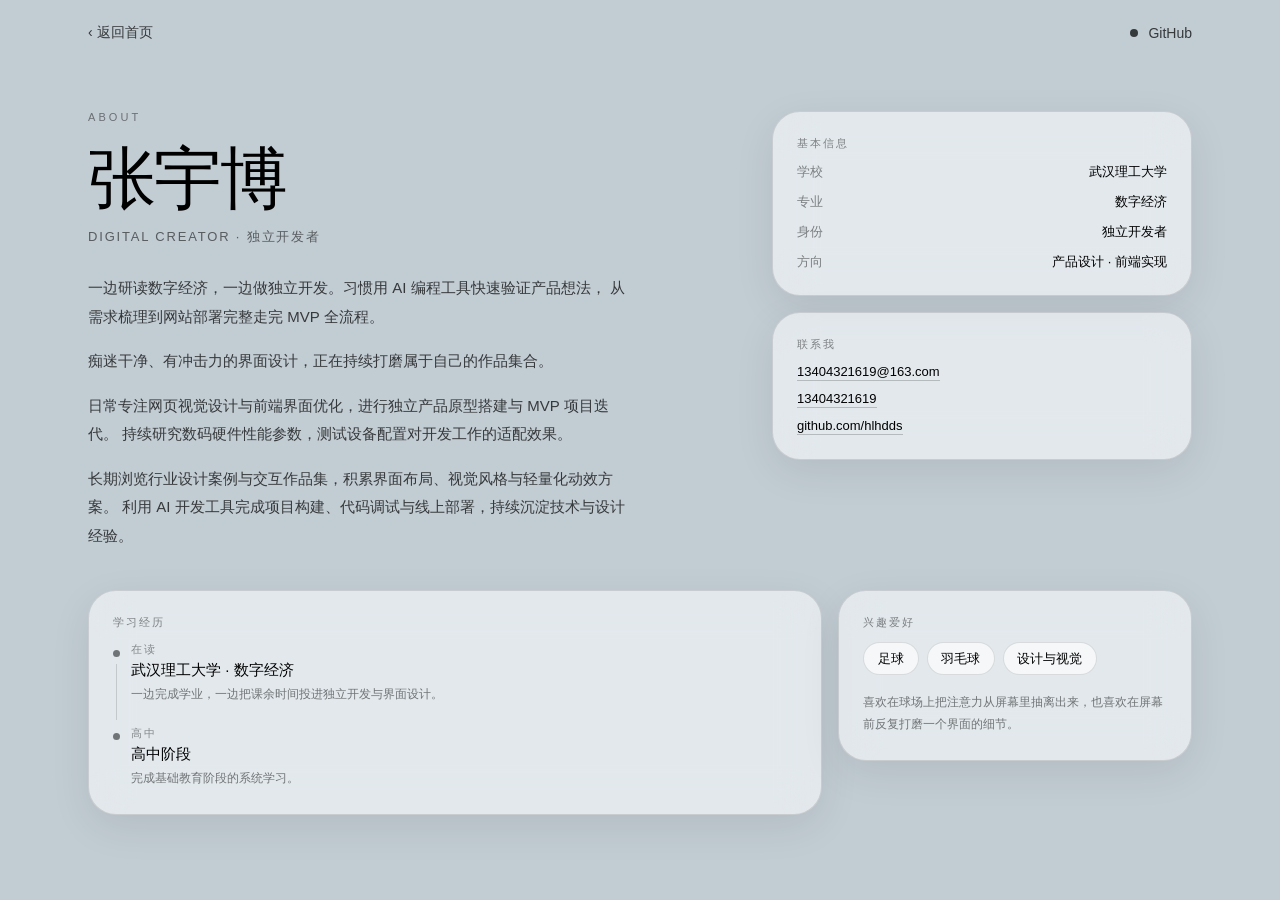
<file: intro.html>
<!DOCTYPE html>
<html lang="zh-CN">
<head>
    <meta charset="UTF-8">
    <meta name="viewport" content="width=device-width, initial-scale=1.0">
    <title>关于我 — 张宇博</title>
    <meta name="description" content="张宇博的自我介绍 — 武汉理工大学数字经济专业学生，独立开发者。">
    <link rel="preconnect" href="https://fonts.googleapis.com" />
    <link rel="preconnect" href="https://fonts.gstatic.com" crossorigin />
    <link rel="stylesheet" href="https://db.onlinewebfonts.com/c/0e6de1ec911a2e267ff136bbdd384a44?family=Helvetica+Neue+Light" />
    <link rel="stylesheet" href="./intro.css" />
</head>
<body>

    <!-- 与首页同一条背景视频 -->
    <video class="bg-video" aria-hidden="true"
           autoplay muted loop playsinline preload="auto"
           src="https://motionsites.org/assets/prompt-media/a47102c095df0c25357f.mp4"></video>

    <div class="page">
        <nav class="nav">
            <a class="nav__link" href="./index.html">‹ 返回首页</a>
            <a class="nav__link" href="https://github.com/hlhdds" target="_blank" rel="noopener">
                <span class="nav__dot" aria-hidden="true"></span>GitHub
            </a>
        </nav>

        <main class="about">
            <section class="about__intro">
                <p class="eyebrow">About</p>
                <h1 class="about__title">张宇博</h1>
                <p class="about__role">Digital Creator · 独立开发者</p>

                <p class="about__lead">
                    一边研读数字经济，一边做独立开发。习惯用 AI 编程工具快速验证产品想法，
                    从需求梳理到网站部署完整走完 MVP 全流程。
                </p>
                <p class="about__lead">
                    痴迷干净、有冲击力的界面设计，正在持续打磨属于自己的作品集合。
                </p>
                <p class="about__lead">
                    日常专注网页视觉设计与前端界面优化，进行独立产品原型搭建与 MVP 项目迭代。
                    持续研究数码硬件性能参数，测试设备配置对开发工作的适配效果。
                </p>
                <p class="about__lead">
                    长期浏览行业设计案例与交互作品集，积累界面布局、视觉风格与轻量化动效方案。
                    利用 AI 开发工具完成项目构建、代码调试与线上部署，持续沉淀技术与设计经验。
                </p>
            </section>

            <aside class="about__side">
                <article class="panel">
                    <h2 class="panel__title">基本信息</h2>
                    <div class="facts">
                        <div class="facts__row"><span class="facts__k">学校</span><span>武汉理工大学</span></div>
                        <div class="facts__row"><span class="facts__k">专业</span><span>数字经济</span></div>
                        <div class="facts__row"><span class="facts__k">身份</span><span>独立开发者</span></div>
                        <div class="facts__row"><span class="facts__k">方向</span><span>产品设计 · 前端实现</span></div>
                    </div>
                </article>

                <article class="panel">
                    <h2 class="panel__title">联系我</h2>
                    <div class="contact">
                        <a href="mailto:13404321619@163.com">13404321619@163.com</a>
                        <a href="tel:13404321619">13404321619</a>
                        <a href="https://github.com/hlhdds" target="_blank" rel="noopener">github.com/hlhdds</a>
                    </div>
                </article>
            </aside>
        </main>

        <section class="extra">
            <article class="panel">
                <h2 class="panel__title">学习经历</h2>
                <ol class="timeline">
                    <li>
                        <span class="timeline__time">在读</span>
                        <span class="timeline__title">武汉理工大学 · 数字经济</span>
                        <span class="timeline__desc">一边完成学业，一边把课余时间投进独立开发与界面设计。</span>
                    </li>
                    <li>
                        <span class="timeline__time">高中</span>
                        <span class="timeline__title">高中阶段</span>
                        <span class="timeline__desc">完成基础教育阶段的系统学习。</span>
                    </li>
                </ol>
            </article>

            <article class="panel">
                <h2 class="panel__title">兴趣爱好</h2>
                <ul class="tags">
                    <li>足球</li>
                    <li>羽毛球</li>
                    <li>设计与视觉</li>
                </ul>
                <p class="extra__note">
                    喜欢在球场上把注意力从屏幕里抽离出来，也喜欢在屏幕前反复打磨一个界面的细节。
                </p>
            </article>
        </section>
    </div>

</body>
</html>
</file>
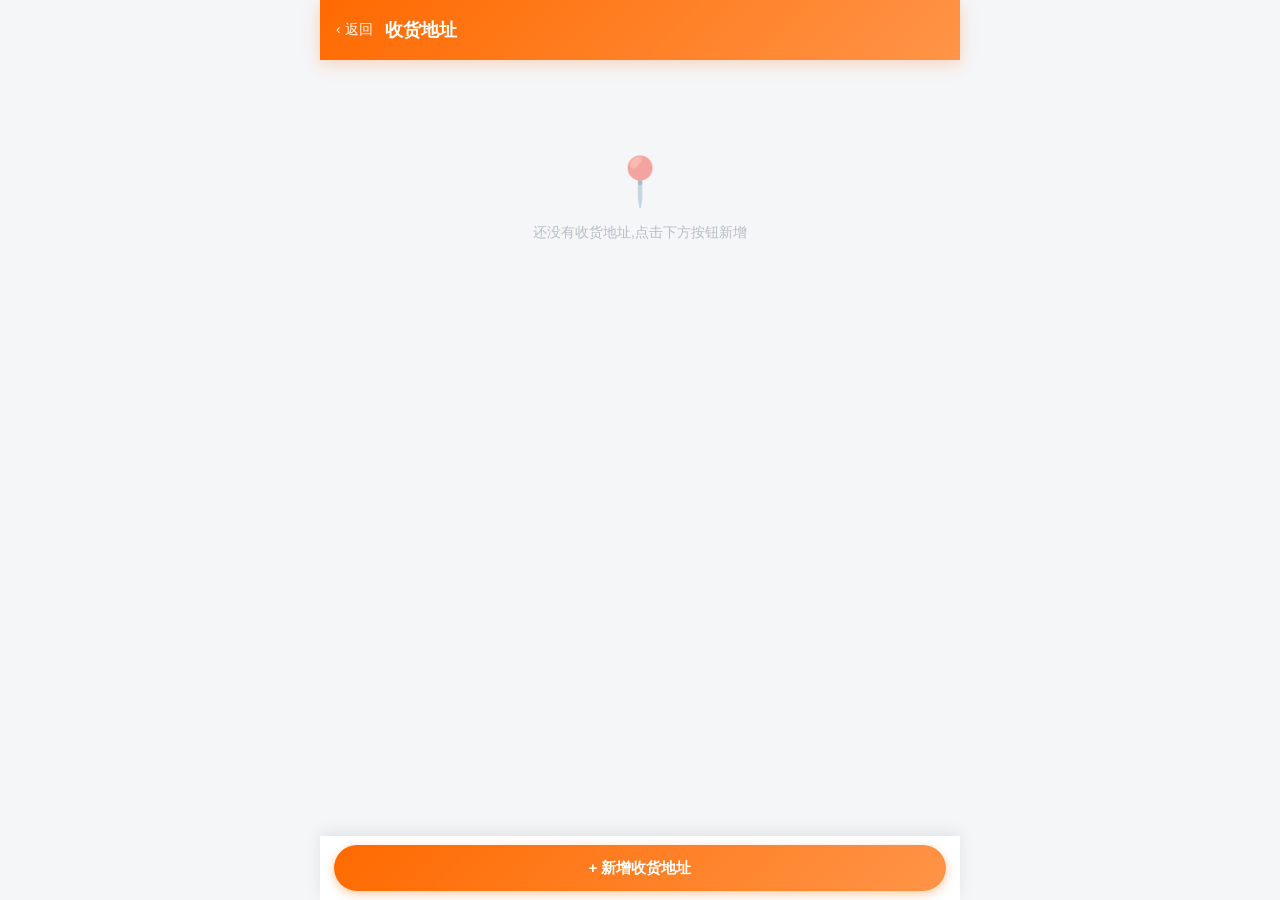
<file: food/address.html>
<!DOCTYPE html>
<html lang="zh-CN">
<head>
<meta charset="UTF-8">
<meta name="viewport" content="width=device-width, initial-scale=1.0">
<title>收货地址 - 美味点餐</title>
<style>
    :root {
        --primary: #ff6a00;
        --primary-light: #ff9448;
        --accent: #ff4500;
        --bg: #f5f6f8;
        --card: #ffffff;
        --text: #2c2c2c;
        --text-sub: #8a8f99;
        --text-light: #b8bcc4;
        --border: #f0f1f3;
        --shadow-sm: 0 1px 3px rgba(0,0,0,.04), 0 1px 2px rgba(0,0,0,.03);
        --radius-sm: 10px;
        --radius-md: 14px;
        --radius-lg: 18px;
    }
    * { margin: 0; padding: 0; box-sizing: border-box; -webkit-tap-highlight-color: transparent; }
    body {
        font-family: -apple-system, "PingFang SC", "Microsoft YaHei", sans-serif;
        background: var(--bg);
        color: var(--text);
        max-width: 640px;
        margin: 0 auto;
        min-height: 100vh;
        padding-bottom: 90px;
    }
    .header {
        background: linear-gradient(135deg, var(--primary), var(--primary-light));
        color: #fff;
        padding: 18px 16px;
        display: flex;
        align-items: center;
        gap: 12px;
        position: sticky;
        top: 0;
        z-index: 10;
        box-shadow: 0 4px 16px rgba(255,106,0,.25);
    }
    .header h1 { font-size: 18px; font-weight: 700; }
    .back { color: #fff; text-decoration: none; font-size: 14px; opacity: .92; }
    main { padding: 14px; }
    .empty { text-align: center; color: var(--text-light); padding: 80px 0; font-size: 14px; }
    .empty::before { content: '📍'; display: block; font-size: 48px; margin-bottom: 14px; opacity: .45; }

    .addr-card {
        background: var(--card);
        border-radius: var(--radius-md);
        padding: 15px 17px;
        margin-bottom: 13px;
        box-shadow: var(--shadow-sm);
        animation: fadeUp .35s ease both;
        transition: box-shadow .2s;
    }
    @keyframes fadeUp { from{opacity:0;transform:translateY(10px)} to{opacity:1;transform:translateY(0)} }
    .addr-card:nth-child(1){animation-delay:.03s}
    .addr-card:nth-child(2){animation-delay:.06s}
    .row1 { display: flex; align-items: center; gap: 8px; flex-wrap: wrap; }
    .name { font-size: 16px; font-weight: 700; }
    .phone { font-size: 14px; color: var(--text-sub); }
    .tag {
        font-size: 11px;
        padding: 2px 9px;
        border-radius: 5px;
        background: #f2f3f5;
        color: var(--text-sub);
    }
    .default-badge {
        font-size: 11px;
        padding: 2px 9px;
        border-radius: 5px;
        background: linear-gradient(135deg, var(--primary), var(--primary-light));
        color: #fff;
        font-weight: 600;
    }
    .addr-text { font-size: 14px; color: #555; margin-top: 9px; line-height: 1.55; }
    .row2 {
        display: flex;
        align-items: center;
        gap: 16px;
        margin-top: 13px;
        padding-top: 13px;
        border-top: 1px dashed #eee;
        font-size: 13px;
        color: var(--text-sub);
    }
    .row2 .set-default { display: flex; align-items: center; gap: 5px; cursor: pointer; }
    .row2 .set-default input { accent-color: var(--primary); width: 16px; height: 16px; cursor: pointer; }
    .row2 .spacer { flex: 1; }
    .row2 button {
        border: none;
        background: none;
        font-size: 13px;
        cursor: pointer;
        color: var(--text-sub);
        padding: 2px 6px;
        transition: color .15s;
    }
    .row2 button:active { opacity: .6; }
    .row2 .del { color: #f44336; }

    .bottom-bar {
        position: fixed;
        left: 0; right: 0; bottom: 0;
        max-width: 640px;
        margin: 0 auto;
        height: 64px;
        background: #fff;
        display: flex;
        align-items: center;
        padding: 0 14px;
        z-index: 30;
        box-shadow: 0 -4px 16px rgba(0,0,0,.08);
    }
    #addBtn {
        flex: 1;
        height: 46px;
        border: none;
        border-radius: 999px;
        background: linear-gradient(135deg, var(--primary), var(--primary-light));
        color: #fff;
        font-size: 15px;
        font-weight: 700;
        cursor: pointer;
        box-shadow: 0 3px 10px rgba(255,106,0,.35);
        transition: transform .1s;
    }
    #addBtn:active { transform: scale(.97); }

    .overlay {
        position: fixed;
        inset: 0;
        background: rgba(0, 0, 0, .5);
        opacity: 0;
        pointer-events: none;
        transition: opacity .25s;
        z-index: 40;
    }
    .overlay.show { opacity: 1; pointer-events: auto; }
    .sheet {
        position: fixed;
        left: 0; right: 0; bottom: 0;
        max-width: 640px;
        margin: 0 auto;
        background: #fff;
        border-radius: 20px 20px 0 0;
        max-height: 90vh;
        overflow-y: auto;
        transform: translateY(105%);
        transition: transform .3s cubic-bezier(.32,.72,0,1);
        z-index: 41;
        padding-bottom: 16px;
        box-shadow: 0 -8px 30px rgba(0,0,0,.15);
    }
    .sheet.show { transform: translateY(0); }
    .sheet-header {
        display: flex;
        align-items: center;
        justify-content: space-between;
        padding: 16px 18px;
        border-bottom: 1px solid var(--border);
        position: sticky;
        top: 0;
        background: #fff;
        border-radius: 20px 20px 0 0;
    }
    .sheet-header h2 { font-size: 16px; font-weight: 700; }
    .sheet-header button { border: none; background: none; font-size: 14px; cursor: pointer; color: var(--text-sub); }

    .form { padding: 10px 18px; }
    .field { margin-bottom: 16px; }
    .field label { display: block; font-size: 13px; color: var(--text-sub); margin-bottom: 7px; font-weight: 500; }
    .field input, .field textarea, .field select {
        width: 100%;
        border: 1.5px solid #eceef1;
        border-radius: var(--radius-sm);
        padding: 11px 12px;
        font-size: 14px;
        font-family: inherit;
        outline: none;
        background: #fafbfc;
        transition: border-color .15s, background .15s;
    }
    .field input:focus, .field select:focus, .field textarea:focus { border-color: var(--primary-light); background: #fff; }
    .field textarea { height: 72px; resize: none; }
    .region-row { display: flex; gap: 8px; }
    .region-row select { flex: 1; }
    .tags { display: flex; gap: 8px; }
    .tags label { flex: 1; cursor: pointer; }
    .tags input { display: none; }
    .tags span {
        display: block;
        text-align: center;
        padding: 9px 0;
        border: 1.5px solid #e8e9ec;
        border-radius: var(--radius-sm);
        font-size: 13px;
        color: var(--text-sub);
        transition: all .15s;
    }
    .tags input:checked + span { border-color: var(--primary); color: var(--primary); background: #fff7f2; font-weight: 600; }
    .default-switch { display: flex; align-items: center; justify-content: space-between; font-size: 14px; color: #444; }
    .default-switch input { width: auto; accent-color: var(--primary); width: 18px; height: 18px; }
    #saveBtn {
        width: 100%;
        height: 48px;
        border: none;
        border-radius: 999px;
        background: linear-gradient(135deg, var(--primary), var(--primary-light));
        color: #fff;
        font-size: 15px;
        font-weight: 700;
        cursor: pointer;
        margin-top: 8px;
        box-shadow: 0 3px 10px rgba(255,106,0,.35);
        transition: transform .1s;
    }
    #saveBtn:active { transform: scale(.97); }

    .toast {
        position: fixed;
        left: 50%;
        top: 45%;
        transform: translate(-50%, -50%);
        background: rgba(0, 0, 0, .78);
        color: #fff;
        padding: 13px 24px;
        border-radius: 12px;
        font-size: 14px;
        z-index: 60;
        opacity: 0;
        pointer-events: none;
        transition: opacity .25s;
        backdrop-filter: blur(4px);
    }
    .toast.show { opacity: 1; }
</style>
</head>
<body>

<header class="header">
    <a class="back" href="index.html">‹ 返回</a>
    <h1>收货地址</h1>
</header>

<main id="list"></main>

<div class="bottom-bar">
    <button id="addBtn">+ 新增收货地址</button>
</div>

<div class="overlay" id="overlay"></div>
<div class="sheet" id="sheet">
    <div class="sheet-header">
        <h2 id="sheetTitle">新增地址</h2>
        <button id="closeBtn">取消</button>
    </div>
    <div class="form">
        <div class="field">
            <label>收货人</label>
            <input id="fName" maxlength="20" placeholder="请输入收货人姓名">
        </div>
        <div class="field">
            <label>手机号</label>
            <input id="fPhone" maxlength="11" inputmode="numeric" placeholder="请输入 11 位手机号">
        </div>
        <div class="field">
            <label>省市区</label>
            <div class="region-row">
                <select id="fProvince"></select>
                <select id="fCity"></select>
                <select id="fDistrict"></select>
            </div>
        </div>
        <div class="field">
            <label>详细地址</label>
            <textarea id="fDetail" maxlength="100" placeholder="街道、门牌号、楼层等"></textarea>
        </div>
        <div class="field">
            <label>标签</label>
            <div class="tags">
                <label><input type="radio" name="tag" value="家" checked><span>家</span></label>
                <label><input type="radio" name="tag" value="公司"><span>公司</span></label>
                <label><input type="radio" name="tag" value="学校"><span>学校</span></label>
                <label><input type="radio" name="tag" value="其他"><span>其他</span></label>
            </div>
        </div>
        <div class="field default-switch">
            <span>设为默认地址</span>
            <input type="checkbox" id="fDefault">
        </div>
        <button id="saveBtn">保存</button>
    </div>
</div>

<div class="toast" id="toast"></div>

<script>
/* ============================================================
 * 外卖收货地址模块 MVP
 * localStorage key: foodAddressesV1
 *   [{ id, name, phone, province, city, district, detail, tag, isDefault }]
 * 规则: 至多一个默认地址; 删除默认地址后自动把第一条设为默认
 * ============================================================ */
const ADDR_KEY = 'foodAddressesV1';
const $ = id => document.getElementById(id);

/* 省市区数据(MVP 内置常用城市) */
const REGION = {
    '北京市': { '北京市': ['东城区', '西城区', '朝阳区', '海淀区', '丰台区'] },
    '上海市': { '上海市': ['黄浦区', '徐汇区', '静安区', '浦东新区', '长宁区'] },
    '广东省': {
        '广州市': ['天河区', '越秀区', '海珠区', '白云区', '番禺区'],
        '深圳市': ['南山区', '福田区', '罗湖区', '宝安区', '龙岗区']
    },
    '浙江省': {
        '杭州市': ['西湖区', '上城区', '拱墅区', '滨江区', '余杭区'],
        '宁波市': ['海曙区', '江北区', '鄞州区']
    },
    '江苏省': {
        '南京市': ['玄武区', '秦淮区', '鼓楼区', '建邺区', '江宁区'],
        '苏州市': ['姑苏区', '工业园区', '吴中区', '相城区']
    },
    '四川省': { '成都市': ['锦江区', '武侯区', '青羊区', '成华区', '高新区'] },
    '湖北省': { '武汉市': ['江岸区', '江汉区', '武昌区', '洪山区', '汉阳区'] },
    '陕西省': { '西安市': ['雁塔区', '碑林区', '莲湖区', '未央区', '新城区'] },
    '重庆市': { '重庆市': ['渝中区', '江北区', '南岸区', '沙坪坝区', '九龙坡区'] },
    '湖南省': { '长沙市': ['岳麓区', '芙蓉区', '天心区', '雨花区', '开福区'] }
};

let addresses = [];
let editingId = null;

/* ---------- 存取 ---------- */
function load() {
    try {
        const a = JSON.parse(localStorage.getItem(ADDR_KEY));
        return Array.isArray(a) ? a : [];
    } catch { return []; }
}
function save() {
    localStorage.setItem(ADDR_KEY, JSON.stringify(addresses));
}

function toast(msg) {
    const t = $('toast');
    t.textContent = msg;
    t.classList.add('show');
    setTimeout(() => t.classList.remove('show'), 1800);
}

/* ---------- 渲染 ---------- */
function render() {
    const list = $('list');
    if (addresses.length === 0) {
        list.innerHTML = '<div class="empty">还没有收货地址,点击下方按钮新增</div>';
        return;
    }
    // 默认地址排最前
    const sorted = [...addresses].sort((a, b) => (b.isDefault ? 1 : 0) - (a.isDefault ? 1 : 0));
    list.innerHTML = sorted.map(a => `
        <div class="addr-card">
            <div class="row1">
                <span class="name">${a.name}</span>
                <span class="phone">${a.phone}</span>
                <span class="tag">${a.tag}</span>
                ${a.isDefault ? '<span class="default-badge">默认</span>' : ''}
            </div>
            <div class="addr-text">${a.province} ${a.city} ${a.district} ${a.detail}</div>
            <div class="row2">
                <label class="set-default">
                    <input type="radio" name="default" ${a.isDefault ? 'checked' : ''}
                        onchange="setDefault(${a.id})">设为默认
                </label>
                <span class="spacer"></span>
                <button onclick="edit(${a.id})">编辑</button>
                <button class="del" onclick="remove(${a.id})">删除</button>
            </div>
        </div>`).join('');
}

/* ---------- 操作 ---------- */
function setDefault(id) {
    addresses.forEach(a => a.isDefault = (a.id === id));
    save();
    render();
    toast('已设为默认地址');
}

function remove(id) {
    if (!confirm('确定删除该地址吗?')) return;
    const wasDefault = addresses.find(a => a.id === id)?.isDefault;
    addresses = addresses.filter(a => a.id !== id);
    if (wasDefault && addresses.length) addresses[0].isDefault = true;
    save();
    render();
    toast('已删除');
}

/* 省份/城市/区联动 */
function fillProvinces(selected) {
    const provs = Object.keys(REGION);
    $('fProvince').innerHTML = provs.map(p =>
        `<option ${p === selected ? 'selected' : ''}>${p}</option>`).join('');
}
function fillCities(selected) {
    const prov = $('fProvince').value;
    const cities = Object.keys(REGION[prov] || {});
    $('fCity').innerHTML = cities.map(c =>
        `<option ${c === selected ? 'selected' : ''}>${c}</option>`).join('');
}
function fillDistricts(selected) {
    const prov = $('fProvince').value, city = $('fCity').value;
    const districts = (REGION[prov] || {})[city] || [];
    $('fDistrict').innerHTML = districts.map(d =>
        `<option ${d === selected ? 'selected' : ''}>${d}</option>`).join('');
}

function openSheet(addr) {
    editingId = addr ? addr.id : null;
    $('sheetTitle').textContent = addr ? '编辑地址' : '新增地址';
    $('fName').value = addr ? addr.name : '';
    $('fPhone').value = addr ? addr.phone : '';
    fillProvinces(addr ? addr.province : Object.keys(REGION)[0]);
    fillCities(addr ? addr.city : undefined);
    fillDistricts(addr ? addr.district : undefined);
    $('fDetail').value = addr ? addr.detail : '';
    document.querySelectorAll('input[name="tag"]').forEach(r => {
        r.checked = addr ? r.value === addr.tag : r.value === '家';
    });
    $('fDefault').checked = addr ? !!addr.isDefault : addresses.length === 0; // 首个地址默认设为默认
    $('sheet').classList.add('show');
    $('overlay').classList.add('show');
}

function closeSheet() {
    $('sheet').classList.remove('show');
    $('overlay').classList.remove('show');
}

function edit(id) {
    const a = addresses.find(x => x.id === id);
    if (a) openSheet(a);
}

/* 保存(新增 / 编辑) */
function saveAddress() {
    const name = $('fName').value.trim();
    const phone = $('fPhone').value.trim();
    const detail = $('fDetail').value.trim();
    const province = $('fProvince').value;
    const city = $('fCity').value;
    const district = $('fDistrict').value;
    const tag = document.querySelector('input[name="tag"]:checked').value;
    const isDefault = $('fDefault').checked;

    if (!name) return toast('请填写收货人');
    if (!/^1[3-9]\d{9}$/.test(phone)) return toast('请填写正确的 11 位手机号');   // 简单格式校验
    if (!detail) return toast('请填写详细地址');

    const data = { name, phone, province, city, district, detail, tag, isDefault };

    if (editingId == null) {
        const id = addresses.reduce((m, a) => Math.max(m, a.id), 0) + 1;
        addresses.push({ id, ...data });
    } else {
        Object.assign(addresses.find(a => a.id === editingId), data);
    }
    // 保证默认地址唯一
    if (isDefault) {
        const keepId = editingId == null ? addresses[addresses.length - 1].id : editingId;
        addresses.forEach(a => a.isDefault = (a.id === keepId));
    }
    if (!addresses.some(a => a.isDefault) && addresses.length) addresses[0].isDefault = true;

    save();
    render();
    closeSheet();
    toast(editingId == null ? '地址已添加' : '地址已保存');
}

/* ---------- 事件 ---------- */
$('addBtn').addEventListener('click', () => openSheet(null));
$('closeBtn').addEventListener('click', closeSheet);
$('overlay').addEventListener('click', closeSheet);
$('saveBtn').addEventListener('click', saveAddress);
$('fProvince').addEventListener('change', () => { fillCities(); fillDistricts(); });
$('fCity').addEventListener('change', () => fillDistricts());

/* ---------- 初始化 ---------- */
addresses = load();
render();
</script>
</body>
</html>
</file>
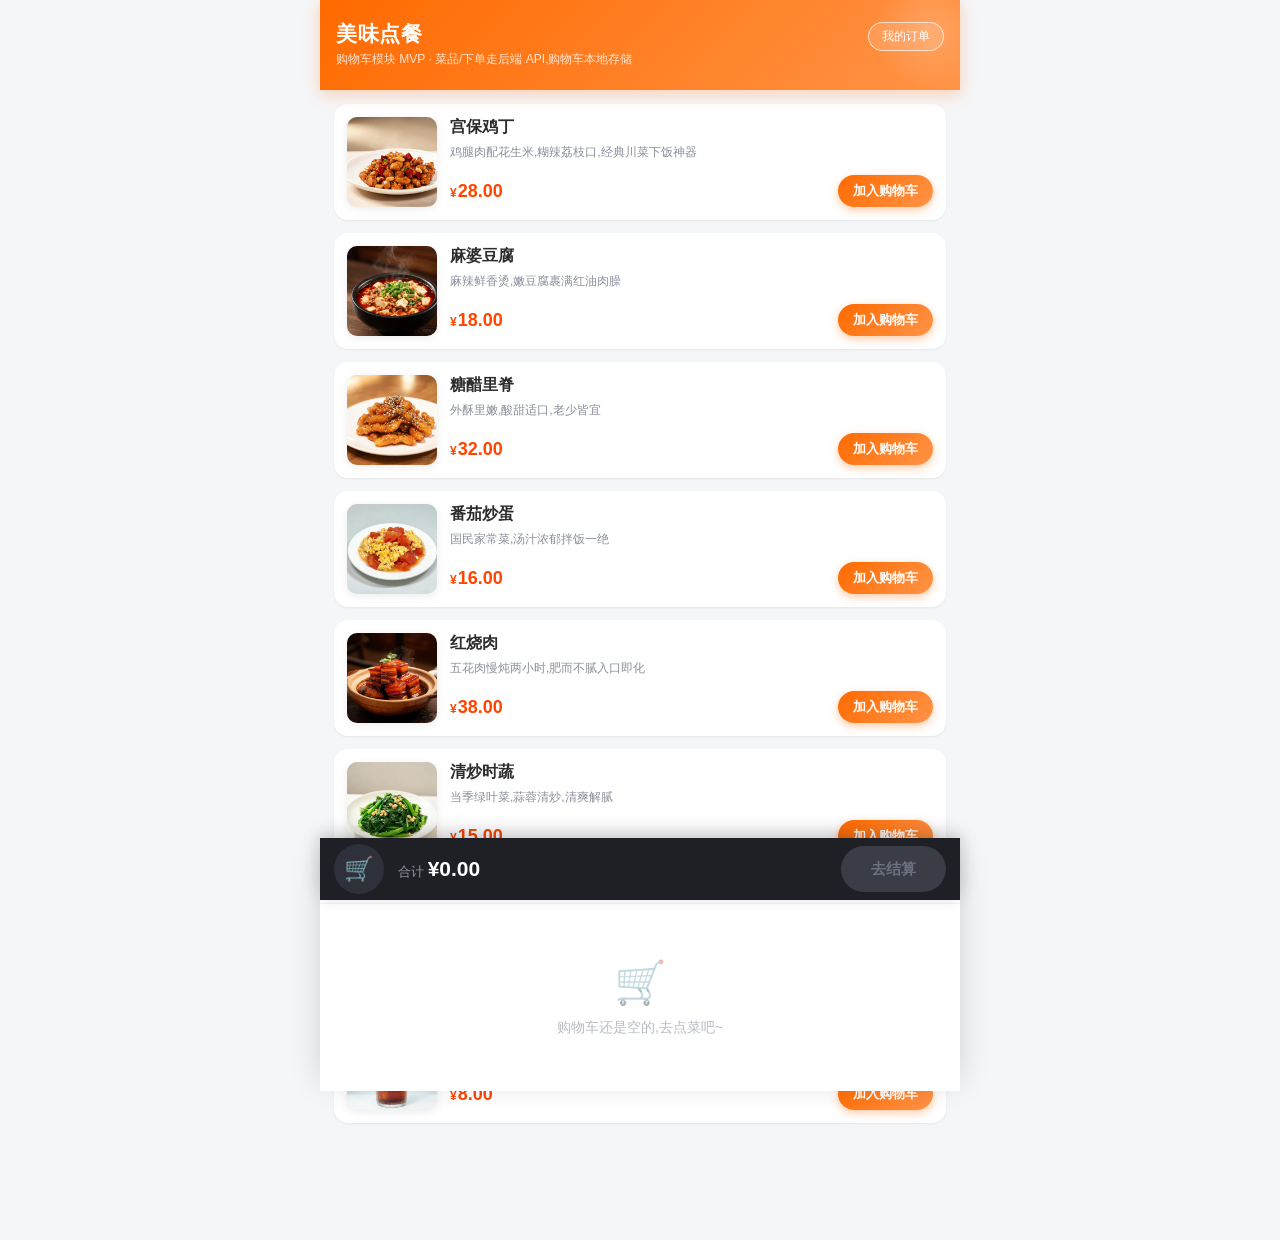
<file: food/cart.html>
<!DOCTYPE html>
<html lang="zh-CN">
<head>
<meta charset="UTF-8">
<meta name="viewport" content="width=device-width, initial-scale=1.0">
<title>美味点餐</title>
<style>
    :root {
        --primary: #ff6a00;
        --primary-light: #ff9448;
        --primary-dark: #e85d00;
        --accent: #ff4500;
        --bg: #f5f6f8;
        --card: #ffffff;
        --text: #2c2c2c;
        --text-sub: #8a8f99;
        --text-light: #b8bcc4;
        --border: #f0f1f3;
        --shadow-sm: 0 1px 3px rgba(0,0,0,.04), 0 1px 2px rgba(0,0,0,.03);
        --shadow-md: 0 4px 16px rgba(0,0,0,.06), 0 2px 6px rgba(0,0,0,.04);
        --radius-sm: 10px;
        --radius-md: 14px;
        --radius-lg: 18px;
    }
    * { margin: 0; padding: 0; box-sizing: border-box; -webkit-tap-highlight-color: transparent; }
    body {
        font-family: -apple-system, "PingFang SC", "Microsoft YaHei", sans-serif;
        background: var(--bg);
        color: var(--text);
        max-width: 640px;
        margin: 0 auto;
        min-height: 100vh;
        padding-bottom: 90px;
    }

    /* ===== 顶部 ===== */
    .header {
        background: linear-gradient(135deg, var(--primary) 0%, var(--primary-light) 100%);
        color: #fff;
        padding: 20px 16px 22px;
        position: sticky;
        top: 0;
        z-index: 10;
        box-shadow: 0 4px 16px rgba(255, 106, 0, .28);
        position: relative;
        overflow: hidden;
    }
    .header::after {
        content: '';
        position: absolute;
        right: -30px; top: -30px;
        width: 120px; height: 120px;
        background: radial-gradient(circle, rgba(255,255,255,.18) 0%, transparent 70%);
        border-radius: 50%;
    }
    .header h1 { font-size: 21px; font-weight: 700; letter-spacing: .5px; }
    .header p { font-size: 12px; opacity: .82; margin-top: 3px; }
    .header .order-link {
        position: absolute;
        right: 16px; top: 22px;
        color: #fff;
        font-size: 12px;
        text-decoration: none;
        border: 1px solid rgba(255,255,255,.7);
        padding: 5px 13px;
        border-radius: 999px;
        background: rgba(255,255,255,.12);
        backdrop-filter: blur(4px);
        transition: background .2s;
    }
    .header .order-link:active { background: rgba(255,255,255,.25); }

    /* ===== 菜品列表 ===== */
    .menu { padding: 14px; }
    .dish {
        display: flex;
        gap: 13px;
        background: var(--card);
        border-radius: var(--radius-md);
        padding: 13px;
        margin-bottom: 13px;
        box-shadow: var(--shadow-sm);
        transition: box-shadow .2s, transform .15s;
        animation: fadeUp .4s ease both;
    }
    .dish:active { transform: scale(.985); box-shadow: var(--shadow-md); }
    @keyframes fadeUp {
        from { opacity: 0; transform: translateY(12px); }
        to { opacity: 1; transform: translateY(0); }
    }
    .dish:nth-child(1) { animation-delay: .03s; }
    .dish:nth-child(2) { animation-delay: .06s; }
    .dish:nth-child(3) { animation-delay: .09s; }
    .dish:nth-child(4) { animation-delay: .12s; }
    .dish:nth-child(5) { animation-delay: .15s; }
    .dish:nth-child(6) { animation-delay: .18s; }
    .dish:nth-child(7) { animation-delay: .21s; }
    .dish:nth-child(8) { animation-delay: .24s; }
    .dish img {
        width: 90px;
        height: 90px;
        border-radius: var(--radius-sm);
        object-fit: cover;
        background: #f0f1f3;
        flex-shrink: 0;
        box-shadow: 0 2px 8px rgba(0,0,0,.08);
    }
    .dish-info { flex: 1; display: flex; flex-direction: column; min-width: 0; }
    .dish-name { font-size: 16px; font-weight: 700; }
    .dish-desc {
        font-size: 12px;
        color: var(--text-sub);
        margin: 5px 0;
        line-height: 1.5;
        overflow: hidden;
        display: -webkit-box;
        -webkit-line-clamp: 2;
        -webkit-box-orient: vertical;
    }
    .dish-bottom { margin-top: auto; display: flex; align-items: center; justify-content: space-between; }
    .price { color: var(--accent); font-weight: 800; font-size: 18px; }
    .price::before { content: "¥"; font-size: 12px; margin-right: 1px; font-weight: 600; }
    .add-btn {
        border: none;
        background: linear-gradient(135deg, var(--primary), var(--primary-light));
        color: #fff;
        font-size: 13px;
        font-weight: 600;
        padding: 7px 15px;
        border-radius: 999px;
        cursor: pointer;
        transition: transform .1s, box-shadow .2s;
        box-shadow: 0 3px 8px rgba(255, 106, 0, .35);
    }
    .add-btn:active { transform: scale(.9); }

    /* ===== 底部结算栏 ===== */
    .cart-bar {
        position: fixed;
        left: 0; right: 0; bottom: 0;
        max-width: 640px;
        margin: 0 auto;
        height: 62px;
        background: #1e2026;
        display: flex;
        align-items: center;
        padding: 0 14px;
        z-index: 45;
        box-shadow: 0 -4px 16px rgba(0, 0, 0, .18);
    }
    .cart-icon {
        position: relative;
        width: 50px;
        height: 50px;
        border-radius: 50%;
        background: #2e3139;
        display: flex;
        align-items: center;
        justify-content: center;
        font-size: 24px;
        cursor: pointer;
        flex-shrink: 0;
        transition: transform .1s;
    }
    .cart-icon:active { transform: scale(.92); }
    .badge {
        position: absolute;
        top: -3px;
        right: -3px;
        min-width: 20px;
        height: 20px;
        padding: 0 5px;
        border-radius: 999px;
        background: var(--accent);
        color: #fff;
        font-size: 11px;
        font-weight: 700;
        display: flex;
        align-items: center;
        justify-content: center;
        border: 2px solid #1e2026;
    }
    .badge.pop { animation: pop .3s; }
    @keyframes pop { 0%{transform:scale(1)} 40%{transform:scale(1.4)} 100%{transform:scale(1)} }
    .bar-total { flex: 1; margin-left: 14px; color: #9094a0; font-size: 13px; }
    .bar-total b { color: #fff; font-size: 21px; font-weight: 800; }
    .checkout-btn {
        border: none;
        background: linear-gradient(135deg, var(--primary), var(--primary-light));
        color: #fff;
        font-size: 15px;
        font-weight: 700;
        padding: 0 30px;
        height: 46px;
        border-radius: 999px;
        cursor: pointer;
        box-shadow: 0 3px 10px rgba(255, 106, 0, .4);
        transition: transform .1s;
    }
    .checkout-btn:active { transform: scale(.96); }
    .checkout-btn:disabled {
        background: #3a3d45;
        color: #6c7080;
        cursor: not-allowed;
        box-shadow: none;
    }

    /* ===== 购物车面板 ===== */
    .overlay {
        position: fixed;
        inset: 0;
        background: rgba(0, 0, 0, .5);
        opacity: 0;
        pointer-events: none;
        transition: opacity .25s;
        z-index: 40;
    }
    .overlay.show { opacity: 1; pointer-events: auto; }
    .cart-panel {
        position: fixed;
        left: 0; right: 0; bottom: 62px;
        max-width: 640px;
        margin: 0 auto;
        background: #fff;
        border-radius: 20px 20px 0 0;
        max-height: 62vh;
        display: flex;
        flex-direction: column;
        transform: translateY(105%);
        transition: transform .3s cubic-bezier(.32,.72,0,1);
        z-index: 41;
        box-shadow: 0 -8px 30px rgba(0,0,0,.15);
    }
    .cart-panel.show { transform: translateY(0); }
    .panel-header {
        display: flex;
        align-items: center;
        justify-content: space-between;
        padding: 16px 18px;
        border-bottom: 1px solid var(--border);
    }
    .panel-header .title { font-size: 16px; font-weight: 700; }
    .select-all { display: flex; align-items: center; gap: 6px; font-size: 13px; color: var(--text-sub); cursor: pointer; }
    .cart-list { overflow-y: auto; padding: 4px 18px; }
    .cart-empty { text-align: center; color: var(--text-light); padding: 50px 0; font-size: 14px; }
    .cart-empty::before { content: '🛒'; display: block; font-size: 42px; margin-bottom: 12px; opacity: .5; }

    /* 购物车条目 */
    .cart-item {
        display: flex;
        align-items: center;
        gap: 11px;
        padding: 13px 0;
        border-bottom: 1px solid #f7f8fa;
    }
    .cart-item:last-child { border-bottom: none; }
    .cart-item img {
        width: 54px;
        height: 54px;
        border-radius: var(--radius-sm);
        object-fit: cover;
        background: #f0f1f3;
        flex-shrink: 0;
    }
    .item-info { flex: 1; min-width: 0; }
    .item-name {
        font-size: 14px;
        font-weight: 600;
        white-space: nowrap;
        overflow: hidden;
        text-overflow: ellipsis;
    }
    .item-unit { font-size: 12px; color: var(--text-sub); margin-top: 4px; }
    .stepper { display: flex; align-items: center; gap: 9px; flex-shrink: 0; }
    .stepper button {
        width: 26px;
        height: 26px;
        border-radius: 50%;
        border: 1.5px solid var(--primary);
        background: #fff;
        color: var(--primary);
        font-size: 16px;
        line-height: 1;
        cursor: pointer;
        transition: all .15s;
    }
    .stepper button:active { transform: scale(.88); }
    .stepper button.plus { background: var(--primary); color: #fff; box-shadow: 0 2px 6px rgba(255,106,0,.3); }
    .stepper .qty { min-width: 20px; text-align: center; font-size: 15px; font-weight: 700; }
    .item-right { width: 78px; text-align: right; flex-shrink: 0; }
    .item-subtotal { color: var(--accent); font-weight: 700; font-size: 15px; }
    .item-del {
        border: none;
        background: none;
        color: var(--text-light);
        font-size: 12px;
        cursor: pointer;
        margin-top: 5px;
        padding: 0;
    }
    .item-del:active { color: var(--accent); }
    input[type="checkbox"] { width: 18px; height: 18px; accent-color: var(--primary); cursor: pointer; flex-shrink: 0; }

    /* ===== 弹窗 & Toast ===== */
    .modal-mask {
        position: fixed;
        inset: 0;
        background: rgba(0, 0, 0, .5);
        display: none;
        align-items: center;
        justify-content: center;
        z-index: 50;
        animation: fadeIn .2s;
    }
    .modal-mask.show { display: flex; }
    @keyframes fadeIn { from{opacity:0} to{opacity:1} }
    .modal {
        background: #fff;
        border-radius: var(--radius-lg);
        padding: 24px 22px;
        width: 82%;
        max-width: 340px;
        text-align: center;
        animation: scaleIn .25s;
    }
    @keyframes scaleIn { from{transform:scale(.9);opacity:0} to{transform:scale(1);opacity:1} }
    .modal h3 { font-size: 17px; margin-bottom: 10px; }
    .modal p { font-size: 14px; color: var(--text-sub); margin-bottom: 18px; }
    .modal p b { color: var(--accent); }
    .modal-btns { display: flex; gap: 12px; }
    .modal-btns button { flex: 1; height: 42px; border-radius: 999px; font-size: 14px; cursor: pointer; border: none; font-weight: 600; transition: transform .1s; }
    .modal-btns button:active { transform: scale(.95); }
    .btn-cancel { background: #f2f3f5; color: #666; }
    .btn-ok { background: linear-gradient(135deg, var(--primary), var(--primary-light)); color: #fff; }
    .toast {
        position: fixed;
        left: 50%;
        top: 45%;
        transform: translate(-50%, -50%);
        background: rgba(0, 0, 0, .78);
        color: #fff;
        padding: 13px 24px;
        border-radius: 12px;
        font-size: 14px;
        z-index: 60;
        opacity: 0;
        pointer-events: none;
        transition: opacity .25s;
        backdrop-filter: blur(4px);
    }
    .toast.show { opacity: 1; }
</style>
</head>
<body>

<header class="header">
    <h1>美味点餐</h1>
    <p>购物车模块 MVP · 菜品/下单走后端 API,购物车本地存储</p>
    <a href="orders.html" class="order-link">我的订单</a>
</header>

<main class="menu" id="menu"></main>

<!-- 底部结算栏 -->
<div class="cart-bar">
    <div class="cart-icon" id="cartIcon" title="查看购物车">
        🛒<span class="badge" id="badge" style="display:none">0</span>
    </div>
    <div class="bar-total">合计 <b id="totalPrice">¥0.00</b></div>
    <button class="checkout-btn" id="checkoutBtn" disabled>去结算</button>
</div>

<!-- 购物车面板 -->
<div class="overlay" id="overlay"></div>
<div class="cart-panel" id="cartPanel">
    <div class="panel-header">
        <label class="select-all"><input type="checkbox" id="selectAll"> 全选</label>
        <span class="title">购物车</span>
        <span style="width:44px"></span>
    </div>
    <div class="cart-list" id="cartList"></div>
</div>

<div class="toast" id="toast"></div>

<script src="data.js"></script>
<script>
/* ============================================================
 * 购物车模块 MVP
 * 数据结构(localStorage key: foodCartV1):
 *   [{ id: 菜品ID, qty: 数量, checked: 是否勾选 }]
 * 金额统一用"分"存储，避免浮点误差。
 * ============================================================ */
const CART_KEY = 'foodCartV1';
/* 菜品目录:由 data.js 内置下发(全局 DISHES),此处不再重复声明 */
let dishMap = new Map();

/* ---------- 本地存储 ---------- */
function loadCart() {
    try {
        const data = JSON.parse(localStorage.getItem(CART_KEY));
        return Array.isArray(data) ? data.filter(i => dishMap.has(i.id)) : [];
    } catch { return []; }
}
function saveCart() {
    localStorage.setItem(CART_KEY, JSON.stringify(cart));
}

let cart = [];   // 菜品加载完成后再从 localStorage 恢复

/* ---------- 工具 ---------- */
const fmt = fen => '¥' + (fen / 100).toFixed(2);
const $ = id => document.getElementById(id);

function toast(msg) {
    const t = $('toast');
    t.textContent = msg;
    t.classList.add('show');
    setTimeout(() => t.classList.remove('show'), 1800);
}

/* ---------- 购物车操作 ---------- */
function addToCart(id) {
    const item = cart.find(i => i.id === id);
    if (item) {
        item.qty += 1;                       // 同菜品数量累加
    } else {
        cart.push({ id, qty: 1, checked: true }); // 新商品默认勾选
    }
    saveCart();
    renderCart();
    bounceBadge();
}

function changeQty(id, delta) {
    const item = cart.find(i => i.id === id);
    if (!item) return;
    item.qty += delta;
    if (item.qty <= 0) cart = cart.filter(i => i.id !== id); // 减到 0 移除
    saveCart();
    renderCart();
}

function removeItem(id) {
    cart = cart.filter(i => i.id !== id);
    saveCart();
    renderCart();
}

function toggleItem(id, checked) {
    const item = cart.find(i => i.id === id);
    if (item) { item.checked = checked; saveCart(); renderSummary(); syncSelectAll(); }
}

function toggleAll(checked) {
    cart.forEach(i => i.checked = checked);
    saveCart();
    renderCart();
}

/* ---------- 渲染 ---------- */
function renderMenu() {
    $('menu').innerHTML = DISHES.map(d => `
        <div class="dish">
            <img src="${d.img}" alt="${d.name}" loading="lazy">
            <div class="dish-info">
                <div class="dish-name">${d.name}</div>
                <div class="dish-desc">${d.desc}</div>
                <div class="dish-bottom">
                    <span class="price">${(d.price / 100).toFixed(2)}</span>
                    <button class="add-btn" onclick="addToCart(${d.id})">加入购物车</button>
                </div>
            </div>
        </div>`).join('');
}

function renderCart() {
    const list = $('cartList');
    if (cart.length === 0) {
        list.innerHTML = '<div class="cart-empty">购物车还是空的,去点菜吧~</div>';
    } else {
        list.innerHTML = cart.map(i => {
            const d = dishMap.get(i.id);
            return `
            <div class="cart-item">
                <input type="checkbox" ${i.checked ? 'checked' : ''}
                    onchange="toggleItem(${d.id}, this.checked)">
                <img src="${d.img}" alt="${d.name}">
                <div class="item-info">
                    <div class="item-name">${d.name}</div>
                    <div class="item-unit">单价 ${fmt(d.price)}</div>
                </div>
                <div class="stepper">
                    <button onclick="changeQty(${d.id}, -1)">−</button>
                    <span class="qty">${i.qty}</span>
                    <button class="plus" onclick="changeQty(${d.id}, 1)">+</button>
                </div>
                <div class="item-right">
                    <div class="item-subtotal">${fmt(d.price * i.qty)}</div>
                    <button class="item-del" onclick="removeItem(${d.id})">删除</button>
                </div>
            </div>`;
        }).join('');
    }
    renderSummary();
    syncSelectAll();
}

/* 角标 + 合计 + 结算按钮状态 */
function renderSummary() {
    const totalQty = cart.reduce((s, i) => s + i.qty, 0);          // 角标:全部商品总数量
    const checkedAmount = cart
        .filter(i => i.checked)
        .reduce((s, i) => s + dishMap.get(i.id).price * i.qty, 0); // 合计:仅选中商品

    const badge = $('badge');
    badge.textContent = totalQty;
    badge.style.display = totalQty > 0 ? 'flex' : 'none';

    $('totalPrice').textContent = fmt(checkedAmount);
    $('checkoutBtn').disabled = !cart.some(i => i.checked);        // 未勾选则禁用结算
}

function syncSelectAll() {
    const all = $('selectAll');
    all.checked = cart.length > 0 && cart.every(i => i.checked);
    all.indeterminate = cart.some(i => i.checked) && !cart.every(i => i.checked);
}

function bounceBadge() {
    const b = $('badge');
    b.classList.remove('pop');
    void b.offsetWidth;   // 重启动画
    b.classList.add('pop');
}

/* ---------- 结算:跳转订单确认页 ---------- */
function checkout() {
    if (!cart.some(i => i.checked)) return;
    location.href = 'checkout.html';
}

/* ---------- 事件绑定 ---------- */
$('cartIcon').addEventListener('click', () => {
    $('cartPanel').classList.toggle('show');
    $('overlay').classList.toggle('show');
});
$('overlay').addEventListener('click', () => {
    $('cartPanel').classList.remove('show');
    $('overlay').classList.remove('show');
});
$('selectAll').addEventListener('change', e => toggleAll(e.target.checked));
$('checkoutBtn').addEventListener('click', checkout);

/* ---------- 初始化:先拉取菜品目录,再恢复并渲染购物车 ---------- */
(async function init() {
    try {
        const res = await API.dishes();
        if (!res.ok) throw new Error(res.status);
        const list = await res.json();
        dishMap = new Map(list.map(d => [d.id, d]));
        cart = loadCart();
    } catch (e) {
        $('menu').innerHTML = '<div class="cart-empty">菜品加载失败,请刷新重试</div>';
        return;
    }
    renderMenu();
    renderCart();
})();
</script>
</body>
</html>
</file>
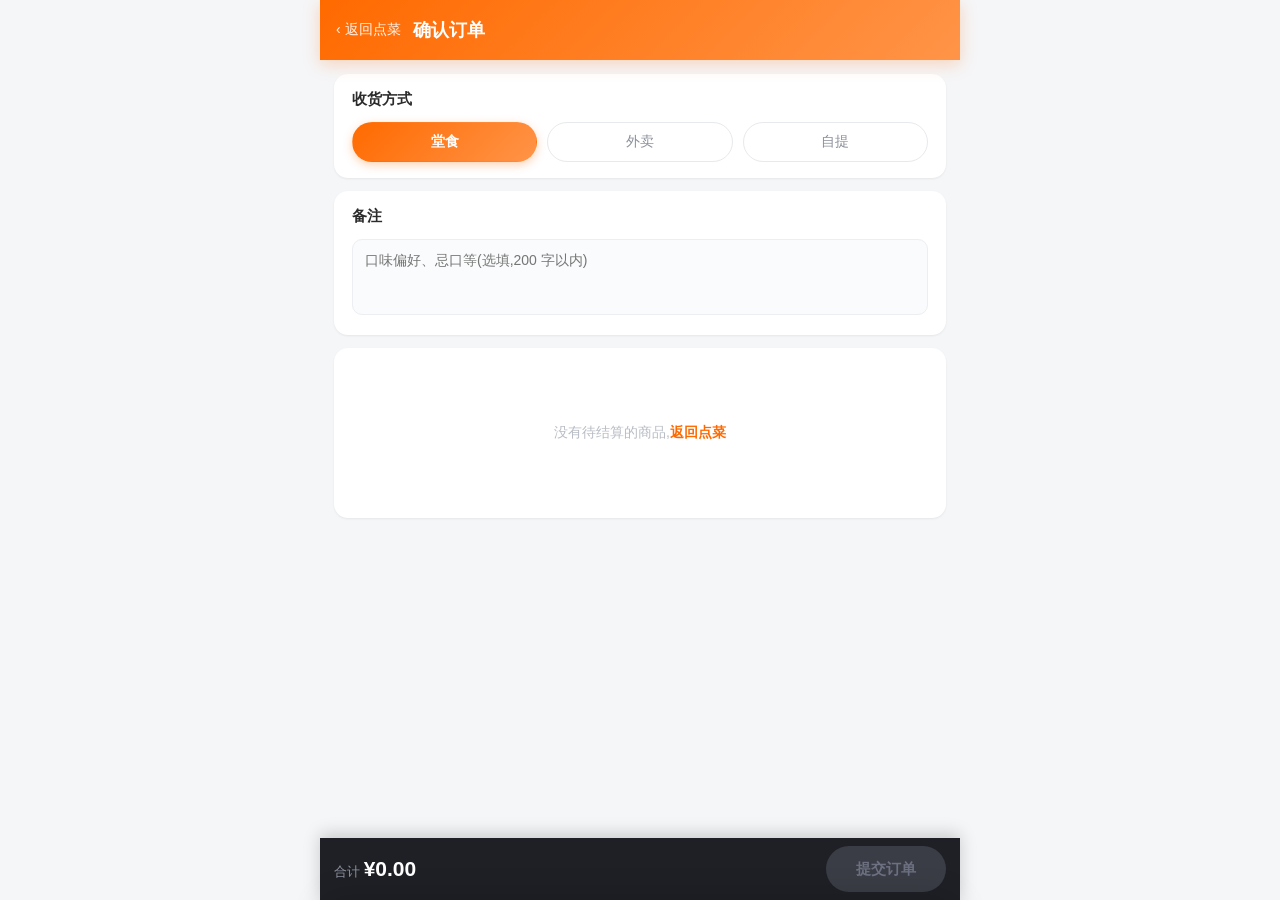
<file: food/checkout.html>
<!DOCTYPE html>
<html lang="zh-CN">
<head>
<meta charset="UTF-8">
<meta name="viewport" content="width=device-width, initial-scale=1.0">
<title>确认订单 - 美味点餐</title>
<style>
    :root {
        --primary: #ff6a00;
        --primary-light: #ff9448;
        --accent: #ff4500;
        --bg: #f5f6f8;
        --card: #ffffff;
        --text: #2c2c2c;
        --text-sub: #8a8f99;
        --text-light: #b8bcc4;
        --border: #f0f1f3;
        --shadow-sm: 0 1px 3px rgba(0,0,0,.04), 0 1px 2px rgba(0,0,0,.03);
        --radius-sm: 10px;
        --radius-md: 14px;
        --radius-lg: 18px;
    }
    * { margin: 0; padding: 0; box-sizing: border-box; -webkit-tap-highlight-color: transparent; }
    body {
        font-family: -apple-system, "PingFang SC", "Microsoft YaHei", sans-serif;
        background: var(--bg);
        color: var(--text);
        max-width: 640px;
        margin: 0 auto;
        min-height: 100vh;
        padding-bottom: 90px;
    }
    .header {
        background: linear-gradient(135deg, var(--primary), var(--primary-light));
        color: #fff;
        padding: 18px 16px;
        display: flex;
        align-items: center;
        gap: 12px;
        position: sticky;
        top: 0;
        z-index: 10;
        box-shadow: 0 4px 16px rgba(255,106,0,.25);
    }
    .header h1 { font-size: 18px; font-weight: 700; }
    .back { color: #fff; text-decoration: none; font-size: 14px; opacity: .92; }
    main { padding: 14px; }
    .card {
        background: var(--card);
        border-radius: var(--radius-md);
        padding: 16px 18px;
        margin-bottom: 13px;
        box-shadow: var(--shadow-sm);
        animation: fadeUp .35s ease both;
    }
    @keyframes fadeUp { from{opacity:0;transform:translateY(10px)} to{opacity:1;transform:translateY(0)} }
    .card:nth-child(1) { animation-delay: .05s; }
    .card:nth-child(2) { animation-delay: .1s; }
    .card:nth-child(3) { animation-delay: .15s; }
    .card:nth-child(4) { animation-delay: .2s; }
    .card h2 { font-size: 15px; margin-bottom: 13px; font-weight: 700; }

    /* 收货方式 */
    .otypes { display: flex; gap: 10px; }
    .otypes label { flex: 1; cursor: pointer; }
    .otypes input { display: none; }
    .otypes span {
        display: block;
        text-align: center;
        padding: 10px 0;
        border: 1.5px solid #e8e9ec;
        border-radius: 999px;
        font-size: 14px;
        color: var(--text-sub);
        transition: all .18s;
        font-weight: 500;
    }
    .otypes input:checked + span {
        background: linear-gradient(135deg, var(--primary), var(--primary-light));
        border-color: transparent;
        color: #fff;
        font-weight: 700;
        box-shadow: 0 3px 10px rgba(255,106,0,.3);
    }

    /* 收货地址 */
    #addrCard { display: none; }
    .addr-main {
        display: flex;
        align-items: center;
        gap: 10px;
        cursor: pointer;
    }
    .addr-none { flex: 1; color: var(--text-sub); font-size: 14px; }
    .addr-picked { flex: 1; min-width: 0; }
    .addr-picked .who { font-size: 15px; font-weight: 700; }
    .addr-picked .who em { font-size: 13px; font-weight: 400; color: var(--text-sub); font-style: normal; margin-left: 8px; }
    .addr-picked .where { font-size: 13px; color: var(--text-sub); margin-top: 6px; line-height: 1.5; }
    .addr-arrow { color: var(--text-light); font-size: 18px; flex-shrink: 0; }
    .addr-tip { font-size: 12px; color: #f44336; margin-top: 8px; display: none; }
    .addr-tip.show { display: block; }

    /* 地址选择抽屉 */
    .addr-overlay {
        position: fixed;
        inset: 0;
        background: rgba(0, 0, 0, .5);
        opacity: 0;
        pointer-events: none;
        transition: opacity .25s;
        z-index: 40;
    }
    .addr-overlay.show { opacity: 1; pointer-events: auto; }
    .addr-sheet {
        position: fixed;
        left: 0; right: 0; bottom: 0;
        max-width: 640px;
        margin: 0 auto;
        background: #fff;
        border-radius: 20px 20px 0 0;
        max-height: 70vh;
        display: flex;
        flex-direction: column;
        transform: translateY(105%);
        transition: transform .3s cubic-bezier(.32,.72,0,1);
        z-index: 41;
        box-shadow: 0 -8px 30px rgba(0,0,0,.15);
    }
    .addr-sheet.show { transform: translateY(0); }
    .addr-sheet-header {
        display: flex;
        align-items: center;
        justify-content: space-between;
        padding: 16px 18px;
        border-bottom: 1px solid var(--border);
    }
    .addr-sheet-header h2 { font-size: 16px; font-weight: 700; }
    .addr-sheet-header a { font-size: 13px; color: var(--primary); text-decoration: none; font-weight: 600; }
    .addr-list { overflow-y: auto; padding: 4px 18px 18px; }
    .addr-option {
        padding: 13px 0;
        border-bottom: 1px solid #f7f8fa;
        cursor: pointer;
        transition: opacity .15s;
    }
    .addr-option:active { opacity: .6; }
    .addr-option:last-child { border-bottom: none; }
    .addr-option .who { font-size: 15px; font-weight: 600; }
    .addr-option .who em { font-size: 13px; font-weight: 400; color: var(--text-sub); font-style: normal; margin-left: 8px; }
    .addr-option .where { font-size: 13px; color: var(--text-sub); margin-top: 5px; line-height: 1.4; }
    .addr-option .whose-tag {
        font-size: 11px;
        padding: 2px 8px;
        border-radius: 5px;
        background: #f2f3f5;
        color: var(--text-sub);
        margin-left: 6px;
    }
    .addr-option .dot {
        width: 19px;
        height: 19px;
        border-radius: 50%;
        border: 1.5px solid #d9dce2;
        margin-left: 10px;
        flex-shrink: 0;
    }
    .addr-option.on .dot { border-color: var(--primary); background: var(--primary); box-shadow: inset 0 0 0 3px #fff; }

    textarea {
        width: 100%;
        height: 76px;
        border: 1.5px solid #eceef1;
        border-radius: var(--radius-sm);
        padding: 12px;
        font-size: 14px;
        font-family: inherit;
        resize: none;
        outline: none;
        transition: border-color .15s;
        background: #fafbfc;
    }
    textarea:focus { border-color: var(--primary-light); background: #fff; }

    /* 商品清单 */
    .item {
        display: flex;
        align-items: center;
        gap: 11px;
        padding: 11px 0;
        border-bottom: 1px solid #f7f8fa;
    }
    .item:last-child { border-bottom: none; }
    .item img { width: 50px; height: 50px; border-radius: var(--radius-sm); object-fit: cover; background: #f0f1f3; }
    .item-info { flex: 1; min-width: 0; }
    .item-name { font-size: 14px; font-weight: 600; }
    .item-unit { font-size: 12px; color: var(--text-sub); margin-top: 4px; }
    .item-sub { color: var(--accent); font-weight: 700; font-size: 15px; }
    .total-row {
        display: flex;
        justify-content: flex-end;
        align-items: baseline;
        gap: 8px;
        padding-top: 14px;
        border-top: 1px dashed #eee;
        font-size: 13px;
        color: var(--text-sub);
    }
    .total-row b { color: var(--accent); font-size: 21px; font-weight: 800; }

    /* 底部栏 */
    .bottom-bar {
        position: fixed;
        left: 0; right: 0; bottom: 0;
        max-width: 640px;
        margin: 0 auto;
        height: 62px;
        background: #1e2026;
        display: flex;
        align-items: center;
        padding: 0 14px;
        z-index: 30;
        box-shadow: 0 -4px 16px rgba(0,0,0,.18);
    }
    .bar-total { flex: 1; color: #9094a0; font-size: 13px; }
    .bar-total b { color: #fff; font-size: 21px; font-weight: 800; }
    #submitBtn {
        border: none;
        background: linear-gradient(135deg, var(--primary), var(--primary-light));
        color: #fff;
        font-size: 15px;
        font-weight: 700;
        padding: 0 30px;
        height: 46px;
        border-radius: 999px;
        cursor: pointer;
        box-shadow: 0 3px 10px rgba(255,106,0,.4);
        transition: transform .1s;
    }
    #submitBtn:active { transform: scale(.96); }
    #submitBtn:disabled { background: #3a3d45; color: #6c7080; cursor: not-allowed; box-shadow: none; }

    .empty { text-align: center; color: var(--text-light); padding: 60px 0; font-size: 14px; }
    .empty a { color: var(--primary); text-decoration: none; font-weight: 600; }
    .toast {
        position: fixed;
        left: 50%;
        top: 45%;
        transform: translate(-50%, -50%);
        background: rgba(0, 0, 0, .78);
        color: #fff;
        padding: 13px 24px;
        border-radius: 12px;
        font-size: 14px;
        z-index: 60;
        opacity: 0;
        pointer-events: none;
        transition: opacity .25s;
        backdrop-filter: blur(4px);
    }
    .toast.show { opacity: 1; }
</style>
</head>
<body>

<header class="header">
    <a class="back" href="index.html">‹ 返回点菜</a>
    <h1>确认订单</h1>
</header>

<main>
    <section class="card">
        <h2>收货方式</h2>
        <div class="otypes">
            <label><input type="radio" name="otype" value="堂食" checked><span>堂食</span></label>
            <label><input type="radio" name="otype" value="外卖"><span>外卖</span></label>
            <label><input type="radio" name="otype" value="自提"><span>自提</span></label>
        </div>
    </section>

    <section class="card" id="addrCard">
        <h2>收货地址</h2>
        <div class="addr-main" id="addrMain">
            <div class="addr-none" id="addrNone">请选择收货地址 ›</div>
            <div class="addr-picked" id="addrPicked" style="display:none">
                <div class="who"><span id="addrName"></span><em id="addrPhone"></em></div>
                <div class="where" id="addrWhere"></div>
            </div>
            <span class="addr-arrow">›</span>
        </div>
        <div class="addr-tip" id="addrTip">请先选择收货地址</div>
    </section>

    <section class="card">
        <h2>备注</h2>
        <textarea id="remark" maxlength="200" placeholder="口味偏好、忌口等(选填,200 字以内)"></textarea>
    </section>

    <section class="card" id="itemsCard">
        <h2>商品清单</h2>
        <div id="items"></div>
        <div class="total-row">合计 <b id="total">¥0.00</b></div>
    </section>
</main>

<div class="bottom-bar">
    <div class="bar-total">合计 <b id="barTotal">¥0.00</b></div>
    <button id="submitBtn">提交订单</button>
</div>

<div class="addr-overlay" id="addrOverlay"></div>
<div class="addr-sheet" id="addrSheet">
    <div class="addr-sheet-header">
        <h2>选择收货地址</h2>
        <a href="address.html">管理地址</a>
    </div>
    <div class="addr-list" id="addrList"></div>
</div>

<div class="toast" id="toast"></div>

<script src="data.js"></script>
<script>
const CART_KEY = 'foodCartV1';
const ADDR_KEY = 'foodAddressesV1';     // 地址簿(与 address.html 共用)
const ADDR_SEL = 'foodSelectedAddressV1'; // 本次结算选中的地址 id
const fmt = fen => '¥' + (fen / 100).toFixed(2);
const $ = id => document.getElementById(id);

let items = [];   // [{dish_id, name, price, quantity, img}]
let addrList = []; // 地址簿
let selAddrId = null;

/* 当前收货方式 */
const orderType = () => document.querySelector('input[name="otype"]:checked').value;

/* 地址展示文本(省市同名时去重) */
const addrText = a => [a.province, a.city === a.province ? '' : a.city, a.district, a.detail]
    .filter(Boolean).join(' ');

function toast(msg) {
    const t = $('toast');
    t.textContent = msg;
    t.classList.add('show');
    setTimeout(() => t.classList.remove('show'), 1800);
}

/* 提交订单 */
async function submit() {
    if (items.length === 0) return;
    // 外卖必须选择收货地址
    if (orderType() === '外卖' && !addrList.find(a => a.id === selAddrId)) {
        $('addrTip').classList.add('show');
        toast('请选择收货地址');
        return;
    }
    $('submitBtn').disabled = true;
    try {
        const res = await API.createOrder({
            items: items.map(i => ({ dish_id: i.dish_id, quantity: i.quantity })),
            order_type: document.querySelector('input[name="otype"]:checked').value,
            remark: $('remark').value
        });
        const data = await res.json();
        if (!res.ok) throw new Error(data.error || '下单失败');
        // 下单成功:清空购物车中已勾选的商品,未勾选的保留
        const cart = JSON.parse(localStorage.getItem(CART_KEY) || '[]');
        localStorage.setItem(CART_KEY, JSON.stringify(cart.filter(i => !i.checked)));
        location.href = 'order_detail.html?no=' + data.order_no;
    } catch (e) {
        toast(e.message || '网络异常,下单失败');
        $('submitBtn').disabled = false;
    }
}

/* ---------- 收货地址 ---------- */
function loadAddrs() {
    try {
        addrList = JSON.parse(localStorage.getItem(ADDR_KEY)) || [];
        if (!Array.isArray(addrList)) addrList = [];
    } catch { addrList = []; }
    // 选中的地址:上次选中的 -> 默认地址 -> 第一条
    const saved = localStorage.getItem(ADDR_SEL);
    const hit = addrList.find(a => a.id === Number(saved))
             || addrList.find(a => a.isDefault)
             || addrList[0];
    selAddrId = hit ? hit.id : null;
}

/* 收货方式切换时,外卖显示地址卡,堂食/自提隐藏 */
function syncAddressCard() {
    const isDelivery = orderType() === '外卖';
    $('addrCard').style.display = isDelivery ? 'block' : 'none';
    if (!isDelivery) $('addrTip').classList.remove('show');
    if (isDelivery) renderAddress();
}

function renderAddress() {
    const a = addrList.find(x => x.id === selAddrId);
    if (a) {
        $('addrNone').style.display = 'none';
        $('addrPicked').style.display = 'block';
        $('addrName').textContent = a.name;
        $('addrPhone').textContent = a.phone;
        $('addrWhere').textContent = addrText(a) + ' · ' + a.tag;
    } else {
        $('addrNone').style.display = 'block';
        $('addrPicked').style.display = 'none';
        $('addrNone').textContent = addrList.length ? '请选择收货地址 ›' : '暂无地址,去新增 ›';
    }
}

function openAddrSheet() {
    if (addrList.length === 0) {          // 没有地址时直接去地址管理页
        location.href = 'address.html';
        return;
    }
    $('addrList').innerHTML = addrList.map(a => `
        <div class="addr-option ${a.id === selAddrId ? 'on' : ''}" onclick="pickAddr(${a.id})">
            <div style="display:flex;align-items:center">
                <div style="flex:1;min-width:0">
                    <div class="who">${a.name}<em>${a.phone}</em>
                        <span class="whose-tag">${a.tag}</span>
                        ${a.isDefault ? '<span class="whose-tag" style="background:#fff0e8;color:#ff6a00">默认</span>' : ''}
                    </div>
                    <div class="where">${addrText(a)}</div>
                </div>
                <span class="dot"></span>
            </div>
        </div>`).join('');
    $('addrSheet').classList.add('show');
    $('addrOverlay').classList.add('show');
}

function pickAddr(id) {
    selAddrId = id;
    localStorage.setItem(ADDR_SEL, String(id));
    $('addrTip').classList.remove('show');
    renderAddress();
    $('addrSheet').classList.remove('show');
    $('addrOverlay').classList.remove('show');
}

function closeAddrSheet() {
    $('addrSheet').classList.remove('show');
    $('addrOverlay').classList.remove('show');
}

/* 初始化:拉菜品目录 -> 读购物车勾选商品 -> 渲染 */
(async function init() {
    try {
        const res = await API.dishes();
        if (!res.ok) throw new Error(res.status);
        const dishMap = new Map((await res.json()).map(d => [d.id, d]));
        const cart = JSON.parse(localStorage.getItem(CART_KEY) || '[]');
        items = cart.filter(i => i.checked && dishMap.has(i.id))
                    .map(i => ({ dish_id: i.id, quantity: i.qty, ...dishMap.get(i.id) }));
    } catch (e) {
        items = [];
    }
    if (items.length === 0) {
        $('itemsCard').innerHTML = '<div class="empty">没有待结算的商品,<a href="index.html">返回点菜</a></div>';
        $('submitBtn').disabled = true;
        return;
    }
    $('items').innerHTML = items.map(i => `
        <div class="item">
            <img src="${i.img}" alt="${i.name}">
            <div class="item-info">
                <div class="item-name">${i.name}</div>
                <div class="item-unit">${fmt(i.price)} × ${i.quantity}</div>
            </div>
            <div class="item-sub">${fmt(i.price * i.quantity)}</div>
        </div>`).join('');
    const total = items.reduce((s, i) => s + i.price * i.quantity, 0);
    $('total').textContent = fmt(total);
    $('barTotal').textContent = fmt(total);
})();

$('submitBtn').addEventListener('click', submit);
$('addrMain').addEventListener('click', openAddrSheet);
$('addrOverlay').addEventListener('click', closeAddrSheet);
document.querySelectorAll('input[name="otype"]').forEach(r =>
    r.addEventListener('change', syncAddressCard));

/* 初始化地址(堂食/自提默认隐藏地址卡) */
loadAddrs();
syncAddressCard();
</script>
</body>
</html>
</file>
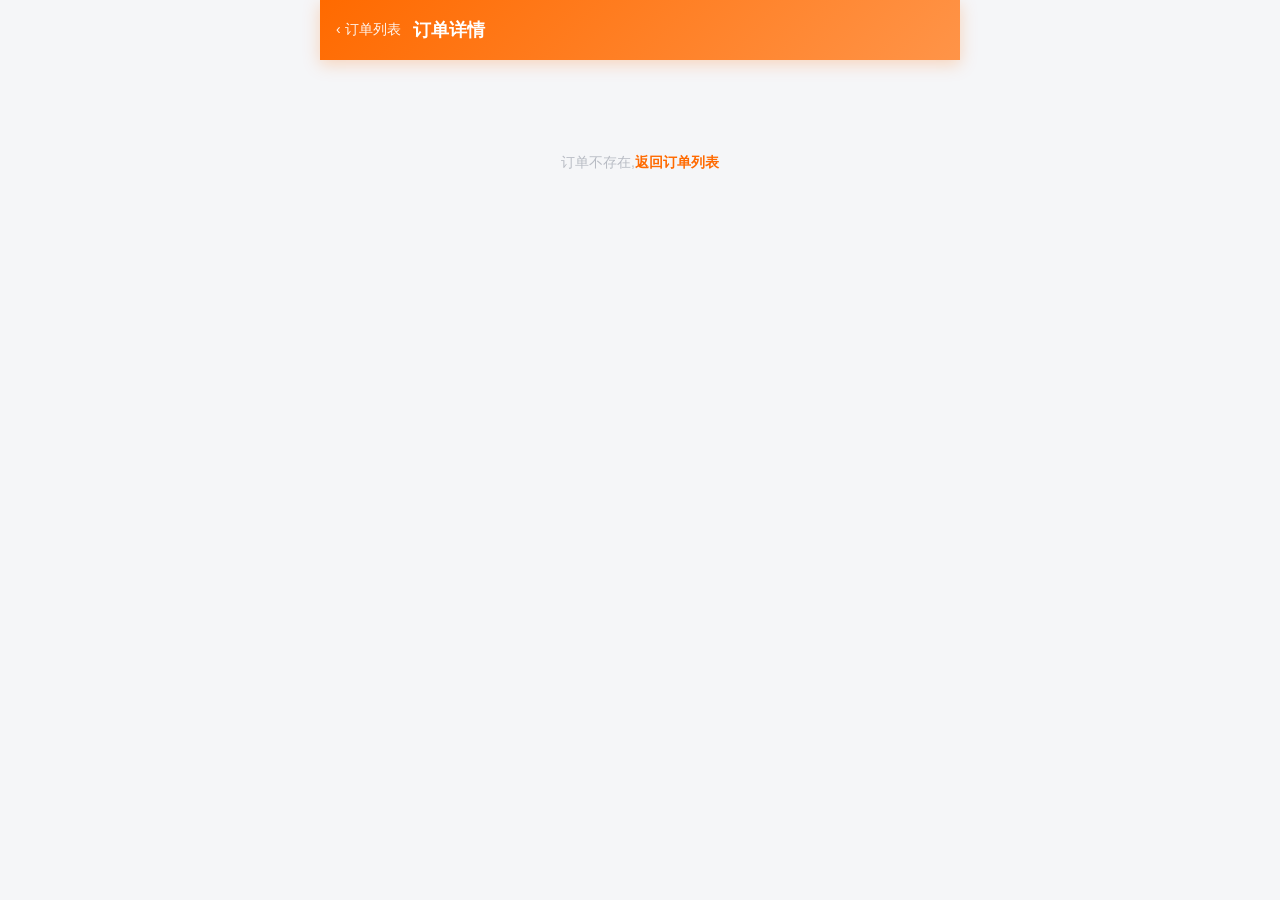
<file: food/order_detail.html>
<!DOCTYPE html>
<html lang="zh-CN">
<head>
<meta charset="UTF-8">
<meta name="viewport" content="width=device-width, initial-scale=1.0">
<title>订单详情 - 美味点餐</title>
<style>
    :root {
        --primary: #ff6a00;
        --primary-light: #ff9448;
        --accent: #ff4500;
        --bg: #f5f6f8;
        --card: #ffffff;
        --text: #2c2c2c;
        --text-sub: #8a8f99;
        --text-light: #b8bcc4;
        --border: #f0f1f3;
        --shadow-sm: 0 1px 3px rgba(0,0,0,.04), 0 1px 2px rgba(0,0,0,.03);
        --radius-sm: 10px;
        --radius-md: 14px;
        --radius-lg: 18px;
    }
    * { margin: 0; padding: 0; box-sizing: border-box; -webkit-tap-highlight-color: transparent; }
    body {
        font-family: -apple-system, "PingFang SC", "Microsoft YaHei", sans-serif;
        background: var(--bg);
        color: var(--text);
        max-width: 640px;
        margin: 0 auto;
        min-height: 100vh;
        padding-bottom: 90px;
    }
    .header {
        background: linear-gradient(135deg, var(--primary), var(--primary-light));
        color: #fff;
        padding: 18px 16px;
        display: flex;
        align-items: center;
        gap: 12px;
        position: sticky;
        top: 0;
        z-index: 10;
        box-shadow: 0 4px 16px rgba(255,106,0,.25);
    }
    .header h1 { font-size: 18px; font-weight: 700; }
    .back { color: #fff; text-decoration: none; font-size: 14px; opacity: .92; }
    main { padding: 14px; }
    .card {
        background: var(--card);
        border-radius: var(--radius-md);
        padding: 16px 18px;
        margin-bottom: 13px;
        box-shadow: var(--shadow-sm);
        animation: fadeUp .35s ease both;
    }
    @keyframes fadeUp { from{opacity:0;transform:translateY(10px)} to{opacity:1;transform:translateY(0)} }
    .card:nth-child(1) { animation-delay: .05s; }
    .card:nth-child(2) { animation-delay: .1s; }
    .card:nth-child(3) { animation-delay: .15s; }
    .status-card { text-align: center; padding: 26px 16px 22px; position: relative; overflow: hidden; }
    .status-card::before {
        content: '';
        position: absolute;
        top: -40px; left: 50%; transform: translateX(-50%);
        width: 160px; height: 160px;
        border-radius: 50%;
        opacity: .08;
    }
    .st-待支付::before { background: #ff9800; }
    .st-已支付::before { background: #2196f3; }
    .st-制作中::before { background: #9c27b0; }
    .st-已完成::before { background: #4caf50; }
    .st-已取消::before { background: #9e9e9e; }
    .status-text { font-size: 24px; font-weight: 800; position: relative; }
    .st-待支付 { color: #ff9800; }
    .st-已支付 { color: #2196f3; }
    .st-制作中 { color: #9c27b0; }
    .st-已完成 { color: #4caf50; }
    .st-已取消 { color: #9e9e9e; }
    .status-tip { font-size: 12px; color: var(--text-sub); margin-top: 7px; position: relative; }

    .info-row {
        display: flex;
        justify-content: space-between;
        font-size: 13px;
        padding: 8px 0;
        border-bottom: 1px solid #f7f8fa;
    }
    .info-row:last-child { border-bottom: none; }
    .info-row .k { color: var(--text-sub); }
    .info-row .v { max-width: 65%; text-align: right; word-break: break-all; color: var(--text); }

    .card h2 { font-size: 15px; margin-bottom: 12px; font-weight: 700; }
    .item {
        display: flex;
        align-items: center;
        gap: 11px;
        padding: 11px 0;
        border-bottom: 1px solid #f7f8fa;
    }
    .item:last-child { border-bottom: none; }
    .item img { width: 50px; height: 50px; border-radius: var(--radius-sm); object-fit: cover; background: #f0f1f3; }
    .item-info { flex: 1; min-width: 0; }
    .item-name { font-size: 14px; font-weight: 600; }
    .item-unit { font-size: 12px; color: var(--text-sub); margin-top: 4px; }
    .item-sub { color: var(--accent); font-weight: 700; font-size: 15px; }
    .total-row {
        display: flex;
        justify-content: flex-end;
        align-items: baseline;
        gap: 8px;
        padding-top: 14px;
        border-top: 1px dashed #eee;
        font-size: 13px;
        color: var(--text-sub);
    }
    .total-row b { color: var(--accent); font-size: 21px; font-weight: 800; }

    /* 底部操作栏 */
    .bottom-bar {
        position: fixed;
        left: 0; right: 0; bottom: 0;
        max-width: 640px;
        margin: 0 auto;
        height: 62px;
        background: #fff;
        display: flex;
        align-items: center;
        justify-content: flex-end;
        gap: 10px;
        padding: 0 14px;
        z-index: 30;
        box-shadow: 0 -4px 16px rgba(0,0,0,.08);
    }
    .bottom-bar button {
        height: 42px;
        padding: 0 20px;
        border-radius: 999px;
        font-size: 14px;
        cursor: pointer;
        border: 1.5px solid #e2e5ea;
        background: #fff;
        color: var(--text-sub);
        font-weight: 600;
        transition: transform .1s, opacity .15s;
    }
    .bottom-bar button:active { transform: scale(.95); }
    .btn-primary {
        border: none !important;
        background: linear-gradient(135deg, var(--primary), var(--primary-light)) !important;
        color: #fff !important;
        box-shadow: 0 3px 10px rgba(255,106,0,.35);
    }
    .btn-danger { color: #f44336 !important; border-color: #f44336 !important; background: #fff5f5 !important; }

    .empty { text-align: center; color: var(--text-light); padding: 80px 0; font-size: 14px; }
    .empty a { color: var(--primary); text-decoration: none; font-weight: 600; }
    .toast {
        position: fixed;
        left: 50%;
        top: 45%;
        transform: translate(-50%, -50%);
        background: rgba(0, 0, 0, .78);
        color: #fff;
        padding: 13px 24px;
        border-radius: 12px;
        font-size: 14px;
        z-index: 60;
        opacity: 0;
        pointer-events: none;
        transition: opacity .25s;
        backdrop-filter: blur(4px);
    }
    .toast.show { opacity: 1; }
</style>
</head>
<body>

<header class="header">
    <a class="back" href="orders.html">‹ 订单列表</a>
    <h1>订单详情</h1>
</header>

<main id="main"></main>

<div class="bottom-bar" id="actionBar" style="display:none"></div>

<div class="toast" id="toast"></div>

<script src="data.js"></script>
<script>
const CART_KEY = 'foodCartV1';
const fmt = fen => '¥' + (fen / 100).toFixed(2);
const $ = id => document.getElementById(id);
const orderNo = new URLSearchParams(location.search).get('no');
let ORDER = null;

const STATUS_TIPS = {
    '待支付': '请尽快完成支付',
    '已支付': '支付成功,等待商家接单制作',
    '制作中': '商家正在制作,请稍候',
    '已完成': '订单已完成,欢迎再次光临',
    '已取消': '订单已取消'
};

function toast(msg) {
    const t = $('toast');
    t.textContent = msg;
    t.classList.add('show');
    setTimeout(() => t.classList.remove('show'), 1800);
}

async function load() {
    let o;
    try {
        const res = await API.order(orderNo);
        const data = await res.json();
        if (!res.ok) throw new Error(data.error || '加载失败');
        o = data;
    } catch (e) {
        $('main').innerHTML = `<div class="empty">${e.message || '订单不存在'},<a href="orders.html">返回订单列表</a></div>`;
        return;
    }
    ORDER = o;
    $('main').innerHTML = `
        <section class="card status-card">
            <div class="status-text st-${o.status}">${o.status}</div>
            <div class="status-tip">${STATUS_TIPS[o.status] || ''}</div>
        </section>
        <section class="card">
            <h2>商品清单</h2>
            ${o.items.map(i => `
                <div class="item">
                    <img src="${i.img}" alt="${i.name}">
                    <div class="item-info">
                        <div class="item-name">${i.name}</div>
                        <div class="item-unit">${fmt(i.price)} × ${i.quantity}</div>
                    </div>
                    <div class="item-sub">${fmt(i.price * i.quantity)}</div>
                </div>`).join('')}
            <div class="total-row">合计 <b>${fmt(o.total_fen)}</b></div>
        </section>
        <section class="card">
            <div class="info-row"><span class="k">订单号</span><span class="v">${o.order_no}</span></div>
            <div class="info-row"><span class="k">下单时间</span><span class="v">${o.create_time}</span></div>
            <div class="info-row"><span class="k">收货方式</span><span class="v">${o.order_type}</span></div>
            <div class="info-row"><span class="k">备注</span><span class="v">${o.remark || '无'}</span></div>
            ${o.pay_time ? `<div class="info-row"><span class="k">支付时间</span><span class="v">${o.pay_time}</span></div>` : ''}
        </section>`;
    renderActions();
}

/* 操作按钮:待支付 -> [取消订单][模拟支付];任何状态 -> [再来一单] */
function renderActions() {
    const bar = $('actionBar');
    let html = '<button onclick="reorder()">再来一单</button>';
    if (ORDER.status === '待支付') {
        html = '<button class="btn-danger" onclick="cancelOrder()">取消订单</button>'
             + '<button class="btn-primary" onclick="pay()">模拟支付</button>' + html;
    }
    bar.innerHTML = html;
    bar.style.display = 'flex';
}

async function pay() {
    try {
        const res = await API.pay(orderNo);
        const data = await res.json();
        if (!res.ok) throw new Error(data.error || '支付失败');
        toast('支付成功!');
        load();
    } catch (e) { toast(e.message); }
}

async function cancelOrder() {
    if (!confirm('确定取消该订单吗?')) return;
    try {
        const res = await API.cancel(orderNo);
        const data = await res.json();
        if (!res.ok) throw new Error(data.error || '取消失败');
        toast('订单已取消');
        load();
    } catch (e) { toast(e.message); }
}

/* 再来一单:把订单商品加回购物车(同菜品数量累加),跳回点菜页 */
function reorder() {
    const cart = JSON.parse(localStorage.getItem(CART_KEY) || '[]');
    for (const it of ORDER.items) {
        const ex = cart.find(c => c.id === it.dish_id);
        if (ex) {
            ex.qty += it.quantity;
            ex.checked = true;
        } else {
            cart.push({ id: it.dish_id, qty: it.quantity, checked: true });
        }
    }
    localStorage.setItem(CART_KEY, JSON.stringify(cart));
    location.href = 'index.html';
}

load();
</script>
</body>
</html>
</file>
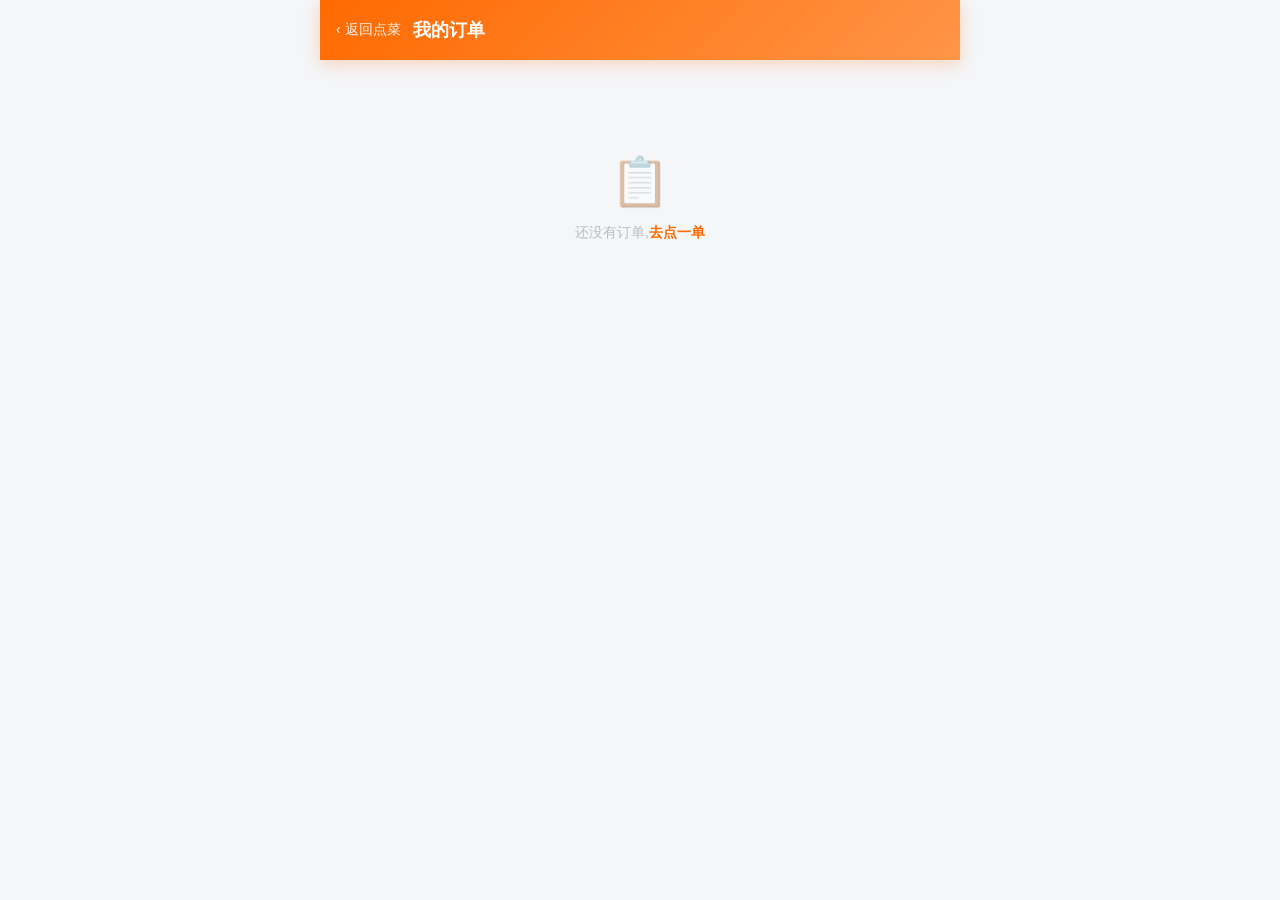
<file: food/orders.html>
<!DOCTYPE html>
<html lang="zh-CN">
<head>
<meta charset="UTF-8">
<meta name="viewport" content="width=device-width, initial-scale=1.0">
<title>我的订单 - 美味点餐</title>
<style>
    :root {
        --primary: #ff6a00;
        --primary-light: #ff9448;
        --accent: #ff4500;
        --bg: #f5f6f8;
        --card: #ffffff;
        --text: #2c2c2c;
        --text-sub: #8a8f99;
        --text-light: #b8bcc4;
        --border: #f0f1f3;
        --shadow-sm: 0 1px 3px rgba(0,0,0,.04), 0 1px 2px rgba(0,0,0,.03);
        --radius-sm: 10px;
        --radius-md: 14px;
    }
    * { margin: 0; padding: 0; box-sizing: border-box; -webkit-tap-highlight-color: transparent; }
    body {
        font-family: -apple-system, "PingFang SC", "Microsoft YaHei", sans-serif;
        background: var(--bg);
        color: var(--text);
        max-width: 640px;
        margin: 0 auto;
        min-height: 100vh;
    }
    .header {
        background: linear-gradient(135deg, var(--primary), var(--primary-light));
        color: #fff;
        padding: 18px 16px;
        display: flex;
        align-items: center;
        gap: 12px;
        position: sticky;
        top: 0;
        z-index: 10;
        box-shadow: 0 4px 16px rgba(255,106,0,.25);
    }
    .header h1 { font-size: 18px; font-weight: 700; }
    .back { color: #fff; text-decoration: none; font-size: 14px; opacity: .92; }
    main { padding: 14px; }
    .order-card {
        display: block;
        background: var(--card);
        border-radius: var(--radius-md);
        padding: 15px 17px;
        margin-bottom: 13px;
        box-shadow: var(--shadow-sm);
        text-decoration: none;
        color: inherit;
        transition: box-shadow .2s, transform .15s;
        animation: fadeUp .35s ease both;
    }
    @keyframes fadeUp { from{opacity:0;transform:translateY(10px)} to{opacity:1;transform:translateY(0)} }
    .order-card:nth-child(1){animation-delay:.03s}
    .order-card:nth-child(2){animation-delay:.06s}
    .order-card:nth-child(3){animation-delay:.09s}
    .order-card:nth-child(4){animation-delay:.12s}
    .order-card:nth-child(5){animation-delay:.15s}
    .order-card:active { transform: scale(.985); box-shadow: 0 4px 16px rgba(0,0,0,.06); }
    .row1 { display: flex; align-items: center; justify-content: space-between; }
    .order-no { font-size: 13px; font-weight: 700; color: var(--text-sub); letter-spacing: .3px; }
    .badge {
        font-size: 12px;
        padding: 4px 12px;
        border-radius: 999px;
        color: #fff;
        flex-shrink: 0;
        font-weight: 600;
        box-shadow: 0 2px 6px rgba(0,0,0,.08);
    }
    .st-待支付 { background: linear-gradient(135deg, #ffa726, #ff9800); }
    .st-已支付 { background: linear-gradient(135deg, #42a5f5, #2196f3); }
    .st-制作中 { background: linear-gradient(135deg, #ab47bc, #9c27b0); }
    .st-已完成 { background: linear-gradient(135deg, #66bb6a, #4caf50); }
    .st-已取消 { background: linear-gradient(135deg, #bdbdbd, #9e9e9e); }
    .row2 { font-size: 12px; color: var(--text-sub); margin-top: 8px; }
    .row3 {
        display: flex;
        justify-content: space-between;
        align-items: baseline;
        margin-top: 11px;
        padding-top: 11px;
        border-top: 1px dashed #eee;
        font-size: 13px;
        color: var(--text-sub);
    }
    .row3 b { color: var(--accent); font-size: 18px; font-weight: 800; }
    .empty { text-align: center; color: var(--text-light); padding: 80px 0; font-size: 14px; }
    .empty::before { content: '📋'; display: block; font-size: 48px; margin-bottom: 14px; opacity: .45; }
    .empty a { color: var(--primary); text-decoration: none; font-weight: 600; }
</style>
</head>
<body>

<header class="header">
    <a class="back" href="index.html">‹ 返回点菜</a>
    <h1>我的订单</h1>
</header>

<main id="list"></main>

<script src="data.js"></script>
<script>
const fmt = fen => '¥' + (fen / 100).toFixed(2);

(async function init() {
    const list = document.getElementById('list');
    let orders = [];
    try {
        const res = await API.orders();
        if (!res.ok) throw new Error(res.status);
        orders = await res.json();
    } catch (e) {
        list.innerHTML = '<div class="empty">订单加载失败,请确认后端服务已启动</div>';
        return;
    }
    if (orders.length === 0) {
        list.innerHTML = '<div class="empty">还没有订单,<a href="index.html">去点一单</a></div>';
        return;
    }
    list.innerHTML = orders.map(o => `
        <a class="order-card" href="order_detail.html?no=${o.order_no}">
            <div class="row1">
                <span class="order-no">订单号 ${o.order_no}</span>
                <span class="badge st-${o.status}">${o.status}</span>
            </div>
            <div class="row2">${o.create_time} · ${o.order_type}</div>
            <div class="row3">
                <span>共 ${o.item_count} 件商品</span>
                <b>${fmt(o.total_fen)}</b>
            </div>
        </a>`).join('');
})();
</script>
</body>
</html>
</file>
<file: styles.css>
/* ============================================================
   张宇博个人主页 —— Terranova 液态玻璃方案
   规格来源: Terranova landing page 规格文档
   单屏不滚动 · 全屏视频背景 · 液态玻璃卡 · 滑入菜单
   ============================================================ */

/* ---------- §1 全局 ---------- */
html, body {
    width: 100%; height: 100%;
    overflow: hidden; overflow-x: hidden;
    background: #c2ccd3;   /* 视频加载前的兜底色 */
    color: #000;
    font-family: 'Helvetica Neue Light', 'Helvetica Neue', Helvetica, Arial,
                 'PingFang SC', 'Microsoft YaHei', sans-serif;
    -webkit-font-smoothing: antialiased;
    -moz-osx-font-smoothing: grayscale;
}

.icon { flex: none; }

/* 小屏文案 + 卡片可能超出视口高度:允许纵向滚动,保证作品卡可达 */
@media (max-width: 640px) {
    html, body { overflow-y: auto; }
    .hero { height: auto; min-height: 100dvh; }
}

/* ---------- §2 背景视频: 100% 不透明,禁止任何遮罩层 ---------- */
.bg-video {
    position: fixed; top: 0; left: 0;
    display: block;
    width: 100%; height: 100%;
    object-fit: cover;
    z-index: 0;
    opacity: 1;
    pointer-events: none;
}

/* ---------- §3 滤镜定义容器 ---------- */
.glass-defs { position: absolute; width: 0; height: 0; pointer-events: none; }

/* ---------- §4 主舞台 ---------- */
.hero {
    position: relative; z-index: 10;
    display: flex; flex-direction: column;
    width: 100%; height: 100vh; height: 100dvh;
    color: #000;
    pointer-events: none;   /* 只有可交互子元素单独恢复 */
}

/* ---------- §5 竖向标尺 (≥768px) ---------- */
.rule { position: absolute; top: 0; bottom: 0; display: none; flex-direction: column; align-items: center; }
.rule--left  { left: 1.25rem; }
.rule--right { right: 1.25rem; }
.rule__seg { width: 1px; background: rgba(0, 0, 0, 0.2); }
.rule__seg--end { height: 15%; }
.rule__seg--mid { flex: 1 1 0%; }
.rule__plus { font-size: 0.75rem; line-height: 1; color: rgba(0, 0, 0, 0.4); padding: 0.25rem 0; }
@media (min-width: 768px) { .rule { display: flex; } }

/* ---------- §6 画面中央入口 ---------- */
.about-hit {
    position: absolute; left: 50%; top: 50%; z-index: 1;
    transform: translate(-50%, -50%);
    display: flex; align-items: center; justify-content: center;
    color: #000; text-decoration: none;
    pointer-events: auto;              /* .hero 为 none,这里单独恢复 */
    cursor: pointer;
}
.about-hint {
    display: flex; flex-direction: column; align-items: center; gap: 0.875rem;
    opacity: 0.5;
    cursor: pointer;
    transition: opacity 400ms, transform 400ms;
}
.about-hit:hover .about-hint { opacity: 1; transform: translateY(-3px); }

.about-hint__ring {
    position: relative; width: 84px; height: 84px;
    border-radius: 9999px;
    border: 1px solid rgba(0, 0, 0, 0.35);
    backdrop-filter: blur(8px); -webkit-backdrop-filter: blur(8px);
}
.about-hint__ring::after {
    content: ''; position: absolute; inset: -1px; border-radius: 9999px;
    border: 1px solid rgba(0, 0, 0, 0.28);
    animation: hint-pulse 2800ms ease-out infinite;
}
@keyframes hint-pulse {
    0%   { transform: scale(1);    opacity: 0.7; }
    70%  { transform: scale(1.45); opacity: 0; }
    100% { transform: scale(1.45); opacity: 0; }
}
.about-hint__label { font-size: 0.75rem; letter-spacing: 0.2em; text-indent: 0.2em; }

/* ---------- §7 导航 ---------- */
.nav { position: relative; z-index: 2; display: flex; align-items: center; justify-content: flex-end; padding: 1.25rem; }
.nav__item {
    display: inline-flex; align-items: center; gap: 0.625rem;
    color: #000; background: none; border: 0; font: inherit; text-decoration: none;
    cursor: pointer; pointer-events: auto; transition: opacity 300ms;
}
.nav__item:hover { opacity: 0.6; }
.nav__label { font-size: 0.875rem; line-height: 1.25rem; letter-spacing: 0.025em; }
.nav__dot { width: 8px; height: 8px; border-radius: 9999px; background: #000; }

@media (min-width: 640px) { .nav { padding: 1.25rem 1.5rem; } }
@media (min-width: 768px) { .nav { padding: 1.5rem 3rem; } }

/* ---------- §7 底部两栏 ---------- */
.hero-bottom {
    position: relative; z-index: 2;
    margin-top: auto;
    display: flex; flex-direction: column; gap: 1.5rem;
    padding: 0 1.25rem 1.5rem;
}
@media (min-width: 640px) { .hero-bottom { padding: 0 1.5rem 2rem; } }
@media (min-width: 768px) {
    .hero-bottom {
        flex: 1; margin-top: 0;
        flex-direction: row; align-items: stretch; justify-content: space-between;
        gap: 3rem; padding: 2rem 3rem 3rem;
    }
    .lede { align-self: flex-start; }   /* 文案钉在左上 */
    .card { align-self: flex-end; }     /* 卡片钉在右下 —— 对角线构图 */
}

/* ---------- §8 左栏文案 ---------- */
.lede { max-width: 24rem; }
.lede__title { font-size: 1.25rem; font-weight: 300; line-height: 1.25; letter-spacing: -0.025em; color: #000; }
.lede__body  { margin-top: 0.75rem; max-width: 280px; font-size: 0.75rem; line-height: 1.625; color: rgba(0, 0, 0, 0.6); }

@media (min-width: 640px)  { .lede__title { font-size: 1.5rem; }   .lede__body { font-size: 0.875rem; } }
@media (min-width: 768px)  { .lede__title { font-size: 1.875rem; } .lede__body { margin-top: 1rem; } }
@media (min-width: 1024px) { .lede__title { font-size: 2.25rem; } }

/* ---------- §9 联系方式 ---------- */
.lede__contact { margin-top: 1.25rem; font-size: 0.75rem; }
.lede__contact a {
    color: rgba(0, 0, 0, 0.45);
    text-decoration: none;
    pointer-events: auto;
    transition: color 300ms;
}
.lede__contact a:hover { color: #000; }

/* ---------- §10 液态玻璃卡片 ---------- */
.card {
    position: relative;
    display: flex; flex-direction: column; justify-content: space-between;
    width: 340px; max-width: 100%; height: 500px;
    padding: 2rem;
    border-radius: 48px;
    overflow: hidden;                            /* 把折射副本裁进卡片 */
    background: transparent;                     /* 折射本身就是填充 */
    border: 1px solid rgba(47, 47, 47, 0.15);
    pointer-events: auto;
    animation: fade-slide-up-card 900ms cubic-bezier(0.16, 1, 0.3, 1) both;
}
@keyframes fade-slide-up-card {
    from { opacity: 0; transform: translateY(28px); }
    to   { opacity: 1; transform: translateY(0); }
}

/* 与视口对齐的视频副本; left/top/宽高每帧由 glass-card.js 写入 */
#dup-video-container { position: absolute; left: 0; top: 0; z-index: 0; overflow: hidden; pointer-events: none; }
#dup-image { position: absolute; inset: 0; width: 100%; height: 100%; filter: url(#liquid-glass-refraction); }

.card__frost {
    position: absolute; inset: 0; z-index: 1;
    border-radius: 48px; pointer-events: none;
    background: rgba(255, 255, 255, 0.05);
    box-shadow: inset 0 1.5px 2px rgba(255, 255, 255, 0.3),
                inset 0 -1px 2px rgba(0, 0, 0, 0.15);
    transition: background 400ms;
}
.card.group:hover .card__frost { background: rgba(255, 255, 255, 0.1); }

.card__head, .card__body, .card__wave { position: relative; z-index: 2; }

.card__head { display: flex; align-items: baseline; justify-content: space-between; gap: 1rem;
              padding-bottom: 0.75rem; border-bottom: 1px solid rgba(0, 0, 0, 0.1); }
.card__title { font-size: 1rem; font-weight: 500; letter-spacing: -0.025em; }
.card__index { font-size: 0.75rem; color: rgba(0, 0, 0, 0.4); }
.card__body { display: flex; flex-direction: column; gap: 1rem; margin-top: 1rem; }
.finding { display: block; color: inherit; text-decoration: none; transition: opacity 300ms; }
.finding:hover { opacity: 0.6; }
.finding__title { font-size: 0.875rem; font-weight: 600; letter-spacing: -0.025em; }
.finding__text { margin-top: 0.25rem; font-size: 0.75rem; line-height: 1.625; color: rgba(0, 0, 0, 0.5); }
.card__wave { display: block; width: 100%; height: auto; margin-top: 1.25rem; }

@media (min-width: 640px) { .card__title { font-size: 1.125rem; } }
@media (min-width: 768px) {
    .card__head { padding-bottom: 1rem; }
    .card__title { font-size: 1.25rem; }
    .card__body { gap: 1.25rem; margin-top: 1.25rem; }
    .finding__title { font-size: 1rem; }
    .finding__text { font-size: 0.875rem; margin-top: 0.375rem; }
    .card__wave { margin-top: 1.5rem; }
}

/* ---------- §12 减少动画 ---------- */
@media (prefers-reduced-motion: reduce) { * { transition-duration: 0.01ms !important; } }
</file>
<file: quiz/quiz.css>
/* ============================================================
   足球球星猜谜 —— 沿用个人网站的液态玻璃视觉语言
   ============================================================ */

* { box-sizing: border-box; }

html, body {
    margin: 0;
    background: #c2ccd3;
    color: #000;
    font-family: 'Helvetica Neue Light', 'Helvetica Neue', Helvetica, Arial,
                 'PingFang SC', 'Microsoft YaHei', sans-serif;
    -webkit-font-smoothing: antialiased;
    -moz-osx-font-smoothing: grayscale;
}
body { min-height: 100dvh; overflow-x: hidden; }

.bg-video {
    position: fixed; inset: 0;
    width: 100%; height: 100%;
    object-fit: cover; z-index: 0;
    pointer-events: none;
}

.page {
    position: relative; z-index: 1;
    display: flex; flex-direction: column;
    min-height: 100dvh;
    max-width: 1080px; margin: 0 auto;
    padding: 0 clamp(1.25rem, 4vw, 3rem) clamp(1.5rem, 3vw, 2rem);
}

/* ---------- 导航 ---------- */
.nav {
    display: flex; align-items: center; justify-content: space-between;
    padding: 1.25rem 0;
    font-size: 0.875rem;
}
.nav__link {
    color: #000; text-decoration: none;
    opacity: 0.72;
    transition: opacity 300ms;
}
.nav__link:hover { opacity: 1; }

/* ---------- 主区域 ---------- */
.quiz {
    flex: 1;
    display: flex; flex-direction: column; justify-content: center;
    gap: clamp(1.25rem, 3vw, 2rem);
    padding: clamp(1rem, 3vh, 2rem) 0;
}

.eyebrow {
    margin: 0;
    font-size: 0.6875rem; letter-spacing: 0.28em; text-transform: uppercase;
    color: rgba(0, 0, 0, 0.45);
}
.quiz__title {
    margin: 0.4rem 0 0;
    font-size: clamp(1.75rem, 3.6vw, 2.5rem);
    font-weight: 300; letter-spacing: -0.02em;
}
.quiz__stats {
    display: flex; align-items: center; gap: 0.75rem;
    margin-top: 0.75rem;
    font-size: 0.75rem; letter-spacing: 0.08em;
    color: rgba(0, 0, 0, 0.5);
}
.quiz__sep { width: 1px; height: 10px; background: rgba(0, 0, 0, 0.2); }

/* ---------- 玻璃卡片 ---------- */
.glass {
    display: grid;
    gap: clamp(1.25rem, 3vw, 2rem);
    padding: clamp(1.25rem, 3vw, 2rem);
    border-radius: 32px;
    background: rgba(255, 255, 255, 0.55);
    border: 1px solid rgba(47, 47, 47, 0.15);
    backdrop-filter: blur(24px) saturate(140%);
    -webkit-backdrop-filter: blur(24px) saturate(140%);
    box-shadow: 0 20px 60px rgba(0, 0, 0, 0.12);
}
@media (min-width: 820px) {
    .glass { grid-template-columns: minmax(0, 1fr) minmax(0, 1.05fr); align-items: center; }
}

/* ---------- 照片区 ---------- */
.photo {
    position: relative;
    display: flex; align-items: center; justify-content: center;
    min-height: 240px;
    padding: 1rem;
    border-radius: 24px;
    overflow: hidden;
    background: radial-gradient(120% 90% at 50% 18%, #f6f9fb 0%, #dde6ec 55%, #c1ccd4 100%);
}
.photo::after {
    content: '';
    position: absolute; left: 12%; right: 12%; bottom: 8%;
    height: 28px;
    border-radius: 50%;
    background: radial-gradient(50% 50% at 50% 50%, rgba(0, 0, 0, 0.22), transparent 70%);
    filter: blur(6px);
}
.photo__img {
    position: relative; z-index: 1;
    max-width: 100%;
    max-height: min(52vh, 400px);
    width: auto;
    object-fit: contain;
    opacity: 0;
    transform: scale(0.98);
    filter: drop-shadow(0 18px 26px rgba(0, 0, 0, 0.16));
    transition: opacity 400ms ease, transform 500ms cubic-bezier(0.16, 1, 0.3, 1);
}
.photo__img.is-visible { opacity: 1; transform: none; }

/* ---------- 表单 ---------- */
.panel { display: flex; flex-direction: column; gap: 0.5rem; }
.form { display: flex; flex-direction: column; gap: 1rem; }

.field { display: flex; flex-direction: column; gap: 0.45rem; }
.field__label {
    font-size: 0.6875rem; letter-spacing: 0.18em; text-transform: uppercase;
    color: rgba(0, 0, 0, 0.45);
}
.field__input {
    padding: 0.85rem 1rem;
    border-radius: 14px;
    border: 1px solid rgba(0, 0, 0, 0.14);
    background: rgba(255, 255, 255, 0.7);
    font-family: inherit; font-size: 1rem; color: #000;
    outline: none;
    transition: border-color 250ms, box-shadow 250ms, background 250ms;
}
.field__input::placeholder { color: rgba(0, 0, 0, 0.3); }
.field__input:focus {
    border-color: rgba(0, 0, 0, 0.4);
    box-shadow: 0 0 0 3px rgba(0, 0, 0, 0.06);
    background: #fff;
}
.field__input.is-error {
    border-color: #d64545;
    box-shadow: 0 0 0 3px rgba(214, 69, 69, 0.12);
    background: #fff7f7;
}
.field__input:disabled { opacity: 0.55; }

.actions { display: flex; gap: 0.625rem; margin-top: 0.25rem; }
.btn {
    flex: 1;
    padding: 0.9rem 1.25rem;
    border-radius: 9999px;
    border: 1px solid #000;
    background: #000; color: #fff;
    font-family: inherit; font-size: 0.875rem; letter-spacing: 0.06em;
    cursor: pointer;
    transition: transform 200ms, opacity 250ms, background 250ms;
}
.btn:hover { transform: translateY(-1px); }
.btn:active { transform: none; }
.btn:disabled { opacity: 0.4; cursor: default; transform: none; }
.btn--ghost {
    flex: 0 0 auto;
    padding: 0.9rem 1.1rem;
    background: transparent; color: #000;
    border-color: rgba(0, 0, 0, 0.25);
}
.btn--ghost:hover { background: rgba(0, 0, 0, 0.05); }

.feedback {
    min-height: 1.6rem;
    margin-top: 0.25rem;
    font-size: 0.8125rem; line-height: 1.6;
}
.feedback--ok { color: #0f7a4a; }
.feedback--error { color: #c0392b; }
.feedback--skip { color: rgba(0, 0, 0, 0.6); }
.feedback__sub {
    display: block;
    margin-top: 0.2rem;
    font-size: 0.75rem;
    color: rgba(0, 0, 0, 0.5);
}

@keyframes shake {
    0%, 100% { transform: translateX(0); }
    20% { transform: translateX(-7px); }
    40% { transform: translateX(6px); }
    60% { transform: translateX(-5px); }
    80% { transform: translateX(4px); }
}
.is-shaking { animation: shake 400ms ease; }

/* ---------- 结算 ---------- */
.glass--done { text-align: center; padding: clamp(2rem, 6vw, 3rem); }
.done__title {
    margin: 0;
    font-size: clamp(1.5rem, 3vw, 2rem);
    font-weight: 300; letter-spacing: -0.01em;
}
.done__text {
    margin: 0.75rem 0 0;
    font-size: 0.875rem; line-height: 1.8;
    color: rgba(0, 0, 0, 0.6);
}
.done .btn {
    display: inline-block; flex: none;
    margin-top: 1.5rem;
    padding: 0.9rem 2rem;
}

/* ---------- 页脚 ---------- */
.foot {
    margin-top: 1.25rem;
    font-size: 0.6875rem; letter-spacing: 0.06em;
    color: rgba(0, 0, 0, 0.4);
    text-align: center;
}

@media (prefers-reduced-motion: reduce) {
    * { animation: none !important; transition-duration: 0.01ms !important; }
}
</file>
<file: intro.css>
/* ============================================================
   自我介绍页 —— 沿用首页的液态玻璃视觉语言
   浅色背景 + 背景视频 + 磨砂玻璃面板
   ============================================================ */

/* ---------- 全局 ---------- */
* { box-sizing: border-box; }

html, body {
    margin: 0;
    background: #c2ccd3;
    color: #000;
    font-family: 'Helvetica Neue Light', 'Helvetica Neue', Helvetica, Arial,
                 'PingFang SC', 'Microsoft YaHei', sans-serif;
    -webkit-font-smoothing: antialiased;
    -moz-osx-font-smoothing: grayscale;
}
body { min-height: 100dvh; overflow-x: hidden; }

.bg-video {
    position: fixed; inset: 0;
    width: 100%; height: 100%;
    object-fit: cover; z-index: 0;
    pointer-events: none;
}

.page {
    position: relative; z-index: 1;
    display: flex; flex-direction: column;
    min-height: 100dvh;
    max-width: 1200px; margin: 0 auto;
    padding: 0 clamp(1.25rem, 4vw, 3rem) clamp(3rem, 6vw, 4.5rem);
}

/* ---------- 导航 ---------- */
.nav {
    display: flex; align-items: center; justify-content: space-between;
    padding: 1.25rem 0;
    font-size: 0.875rem;
}
.nav__link {
    display: inline-flex; align-items: center; gap: 0.625rem;
    color: #000; text-decoration: none;
    opacity: 0.72;
    transition: opacity 300ms;
}
.nav__link:hover { opacity: 1; }
.nav__dot { width: 8px; height: 8px; border-radius: 9999px; background: #000; }
@media (min-width: 768px) { .nav { padding: 1.5rem 0; } }

/* ---------- 主体 ---------- */
.about {
    display: grid;
    gap: clamp(2rem, 5vw, 3.5rem);
    padding-top: clamp(1.5rem, 5vh, 3.5rem);
}
@media (min-width: 900px) {
    .about {
        grid-template-columns: minmax(0, 1fr) minmax(320px, 420px);
        align-items: start;
    }
}

/* ---------- 左栏:自我介绍 ---------- */
.eyebrow {
    margin: 0 0 1.25rem;
    font-size: 0.6875rem; letter-spacing: 0.28em; text-transform: uppercase;
    color: rgba(0, 0, 0, 0.45);
}
.about__title {
    margin: 0;
    font-size: clamp(2.5rem, 6vw, 4.25rem);
    font-weight: 300; line-height: 1.05; letter-spacing: -0.03em;
}
.about__role {
    margin: 0.875rem 0 0;
    font-size: 0.8125rem; letter-spacing: 0.14em; text-transform: uppercase;
    color: rgba(0, 0, 0, 0.55);
}
.about__lead {
    margin: 1.75rem 0 0;
    max-width: 34rem;
    font-size: 0.9375rem; line-height: 1.9;
    color: rgba(0, 0, 0, 0.72);
}
.about__lead + .about__lead { margin-top: 1rem; }

/* ---------- 右栏:信息面板 ---------- */
.about__side { display: flex; flex-direction: column; gap: 1rem; }

.panel {
    padding: 1.5rem;
    border-radius: 28px;
    background: rgba(255, 255, 255, 0.55);
    border: 1px solid rgba(47, 47, 47, 0.15);
    backdrop-filter: blur(20px) saturate(140%);
    -webkit-backdrop-filter: blur(20px) saturate(140%);
    box-shadow: 0 12px 40px rgba(0, 0, 0, 0.08);
}
.panel__title {
    margin: 0 0 0.75rem;
    font-size: 0.6875rem; font-weight: 400; letter-spacing: 0.18em; text-transform: uppercase;
    color: rgba(0, 0, 0, 0.45);
}

/* 基本信息 */
.facts { display: flex; flex-direction: column; gap: 0.75rem; }
.facts__row { display: flex; align-items: baseline; justify-content: space-between; gap: 1rem; font-size: 0.8125rem; }
.facts__k { color: rgba(0, 0, 0, 0.45); }

/* 联系方式 */
.contact { display: flex; flex-direction: column; gap: 0.625rem; font-size: 0.8125rem; }
.contact a {
    align-self: flex-start;
    color: #000; text-decoration: none;
    border-bottom: 1px solid rgba(0, 0, 0, 0.2);
    padding-bottom: 1px;
    transition: opacity 300ms;
}
.contact a:hover { opacity: 0.6; }

/* ---------- 学习经历 / 兴趣爱好 ---------- */
.extra {
    display: grid;
    gap: 1rem;
    margin-top: clamp(1.5rem, 4vw, 2.5rem);
}
@media (min-width: 900px) {
    .extra {
        grid-template-columns: minmax(0, 1.35fr) minmax(0, 0.65fr);
        align-items: start;
    }
}

.timeline { list-style: none; margin: 0; padding: 0; display: flex; flex-direction: column; gap: 1.25rem; }
.timeline li { position: relative; padding-left: 1.125rem; }
.timeline li::before {
    content: '';
    position: absolute; left: 0; top: 0.45em;
    width: 7px; height: 7px; border-radius: 9999px;
    background: rgba(0, 0, 0, 0.5);
}
.timeline li:not(:last-child)::after {
    content: '';
    position: absolute; left: 3px; top: 1.35em; bottom: -0.85rem;
    width: 1px; background: rgba(0, 0, 0, 0.14);
}
.timeline__time {
    display: block;
    font-size: 0.6875rem; letter-spacing: 0.16em; text-transform: uppercase;
    color: rgba(0, 0, 0, 0.42);
}
.timeline__title { display: block; margin-top: 0.25rem; font-size: 0.9375rem; }
.timeline__desc {
    display: block; margin-top: 0.25rem;
    font-size: 0.75rem; line-height: 1.8;
    color: rgba(0, 0, 0, 0.5);
}

.tags { list-style: none; margin: 0; padding: 0; display: flex; flex-wrap: wrap; gap: 0.5rem; }
.tags li {
    padding: 0.4rem 0.85rem;
    border-radius: 9999px;
    font-size: 0.8125rem;
    background: rgba(255, 255, 255, 0.65);
    border: 1px solid rgba(47, 47, 47, 0.15);
}
.extra__note {
    margin: 1rem 0 0;
    font-size: 0.75rem; line-height: 1.85;
    color: rgba(0, 0, 0, 0.5);
}

/* ---------- 入场动画:从首页点进来时有「浮现」感 ---------- */
@keyframes rise-in {
    from { opacity: 0; transform: translateY(26px); }
    to   { opacity: 1; transform: none; }
}
.about__intro { animation: rise-in 800ms cubic-bezier(0.16, 1, 0.3, 1) both; }
.panel { animation: rise-in 800ms cubic-bezier(0.16, 1, 0.3, 1) both; }
.panel:nth-child(1) { animation-delay: 120ms; }
.panel:nth-child(2) { animation-delay: 200ms; }

@media (prefers-reduced-motion: reduce) {
    * { animation: none !important; transition-duration: 0.01ms !important; }
}
</file>
